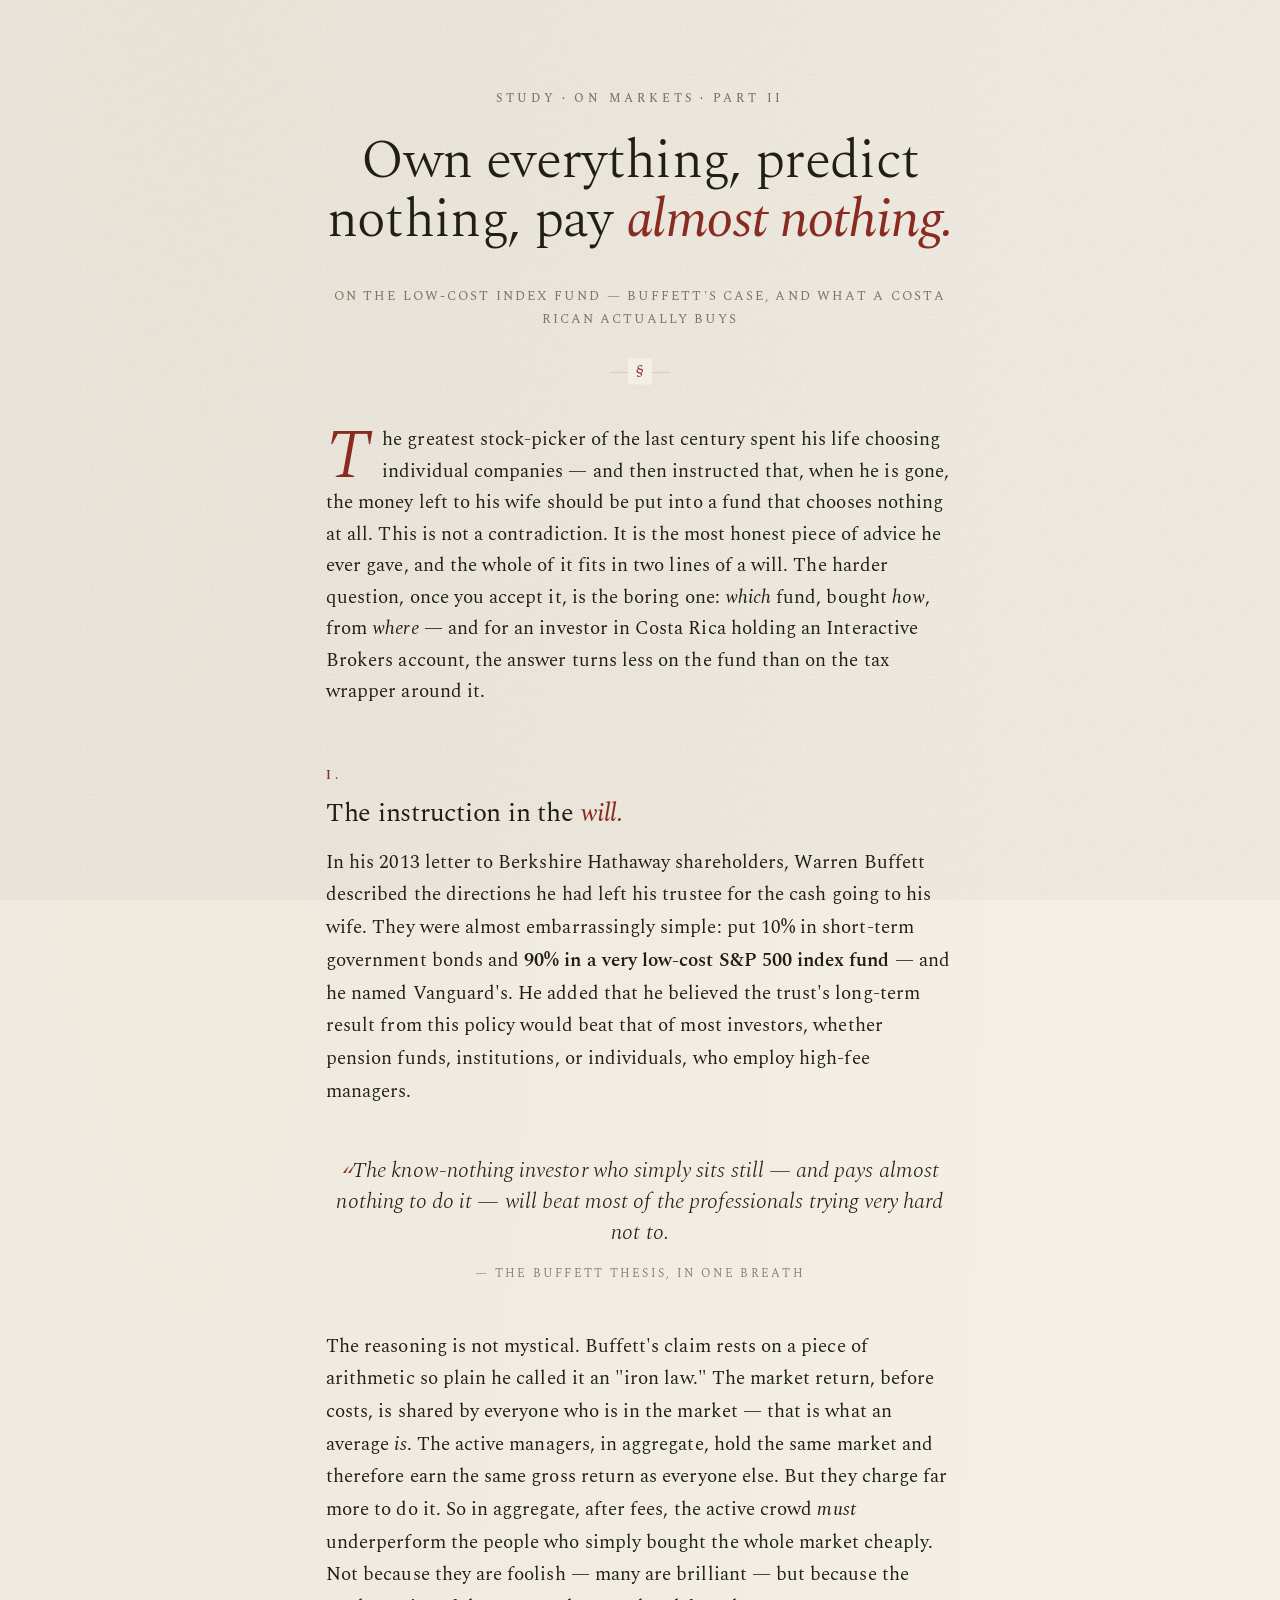
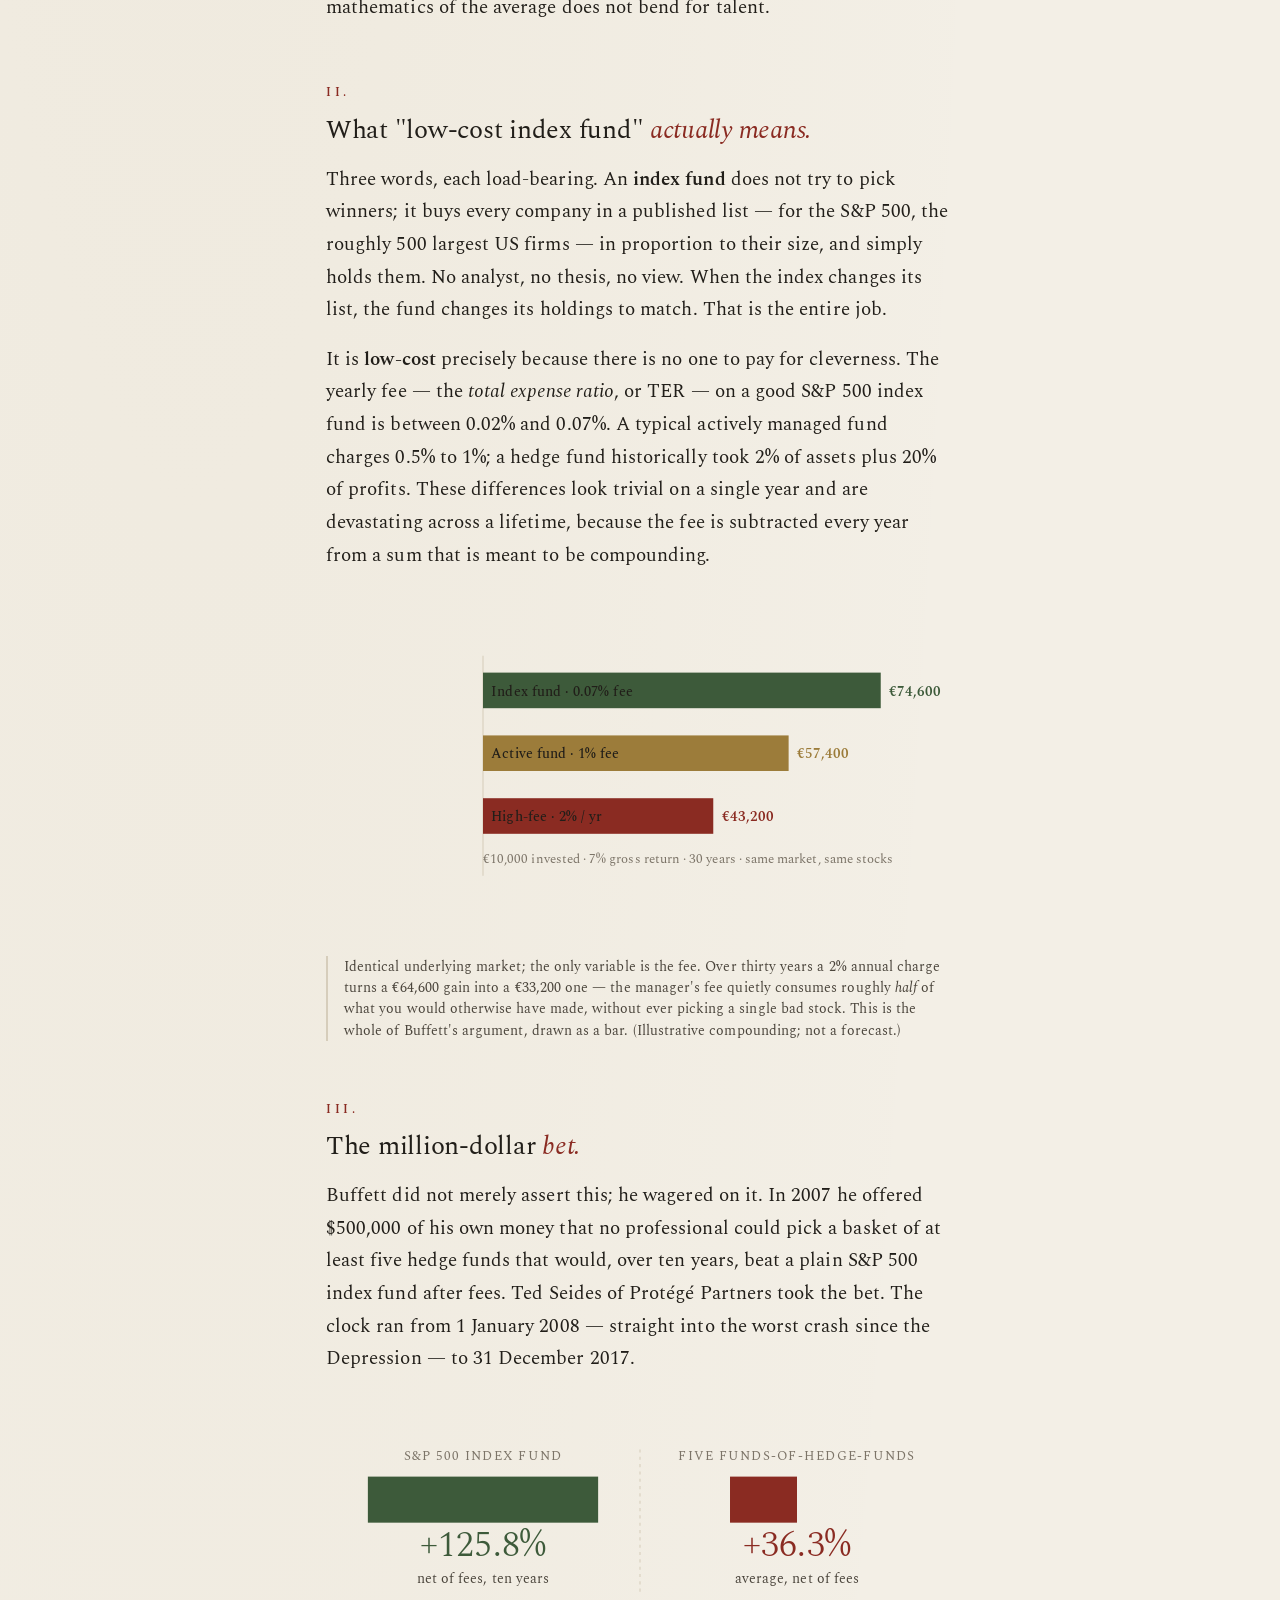
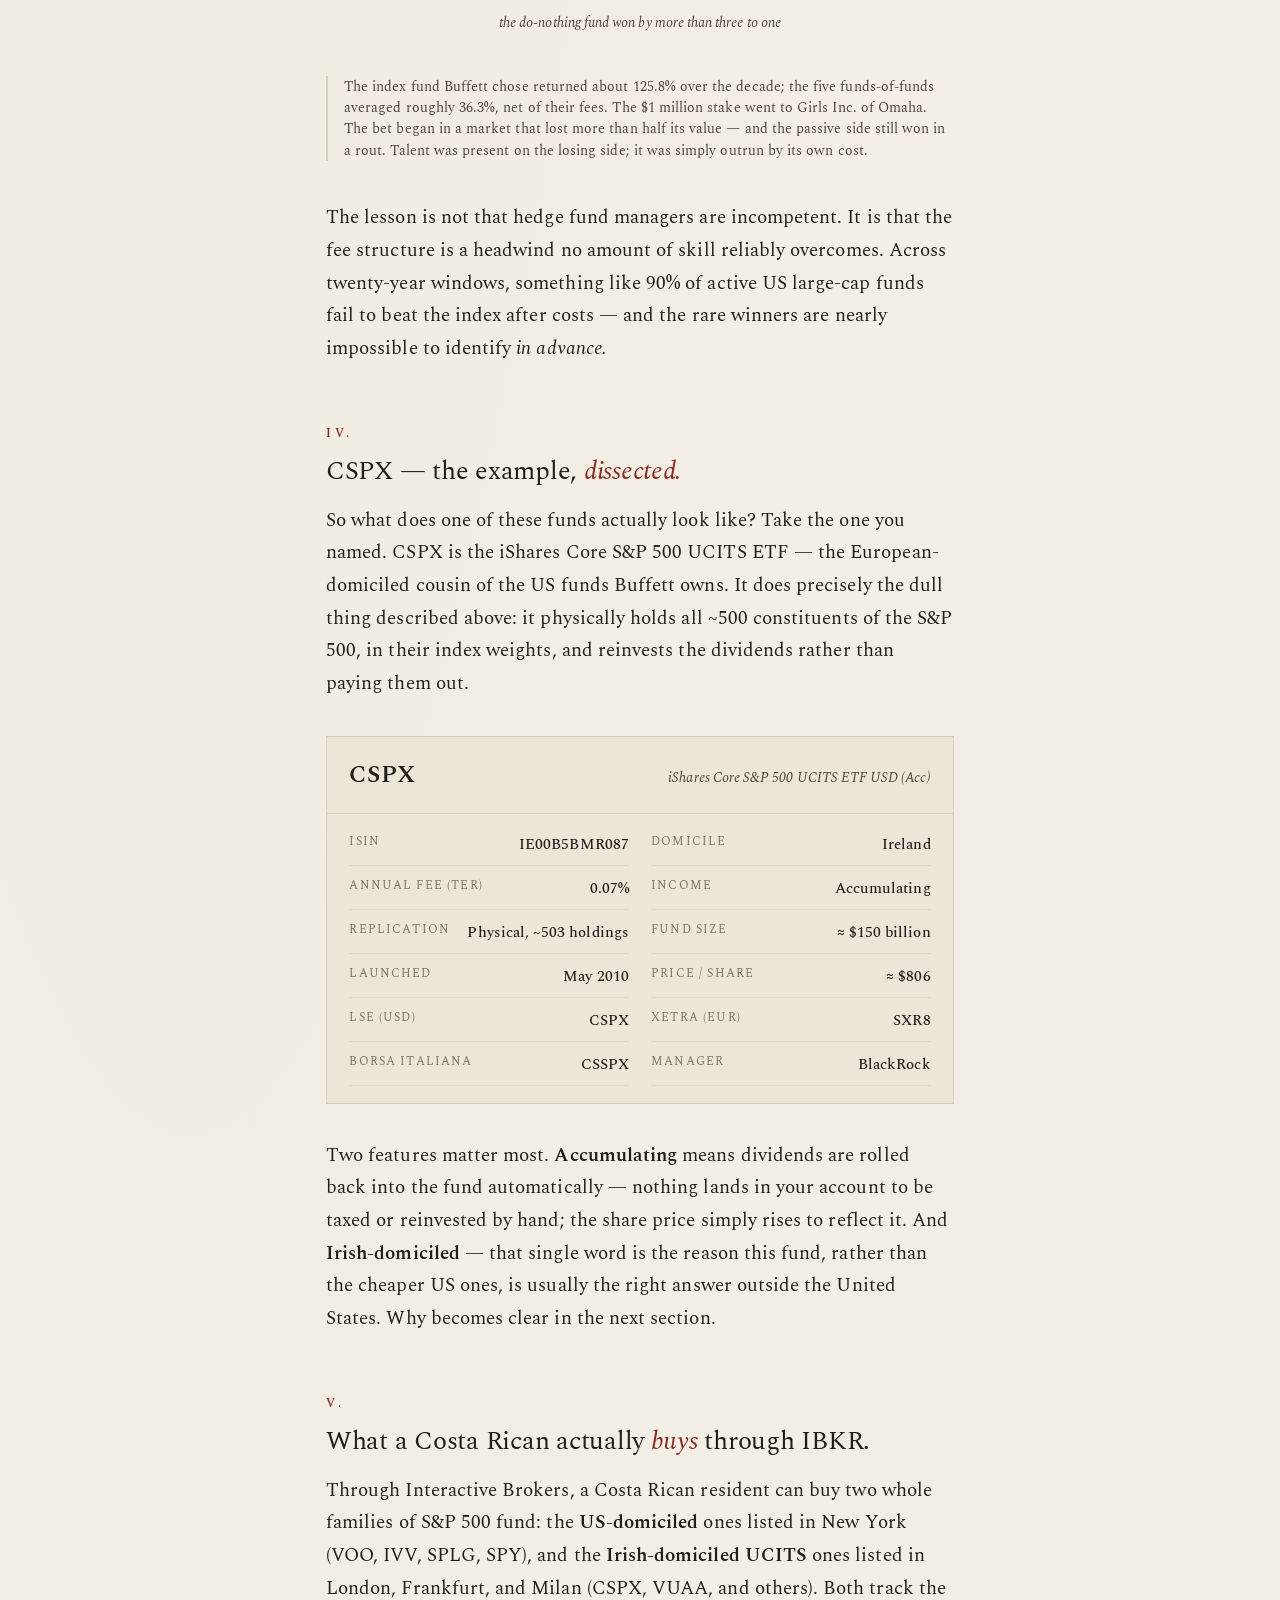
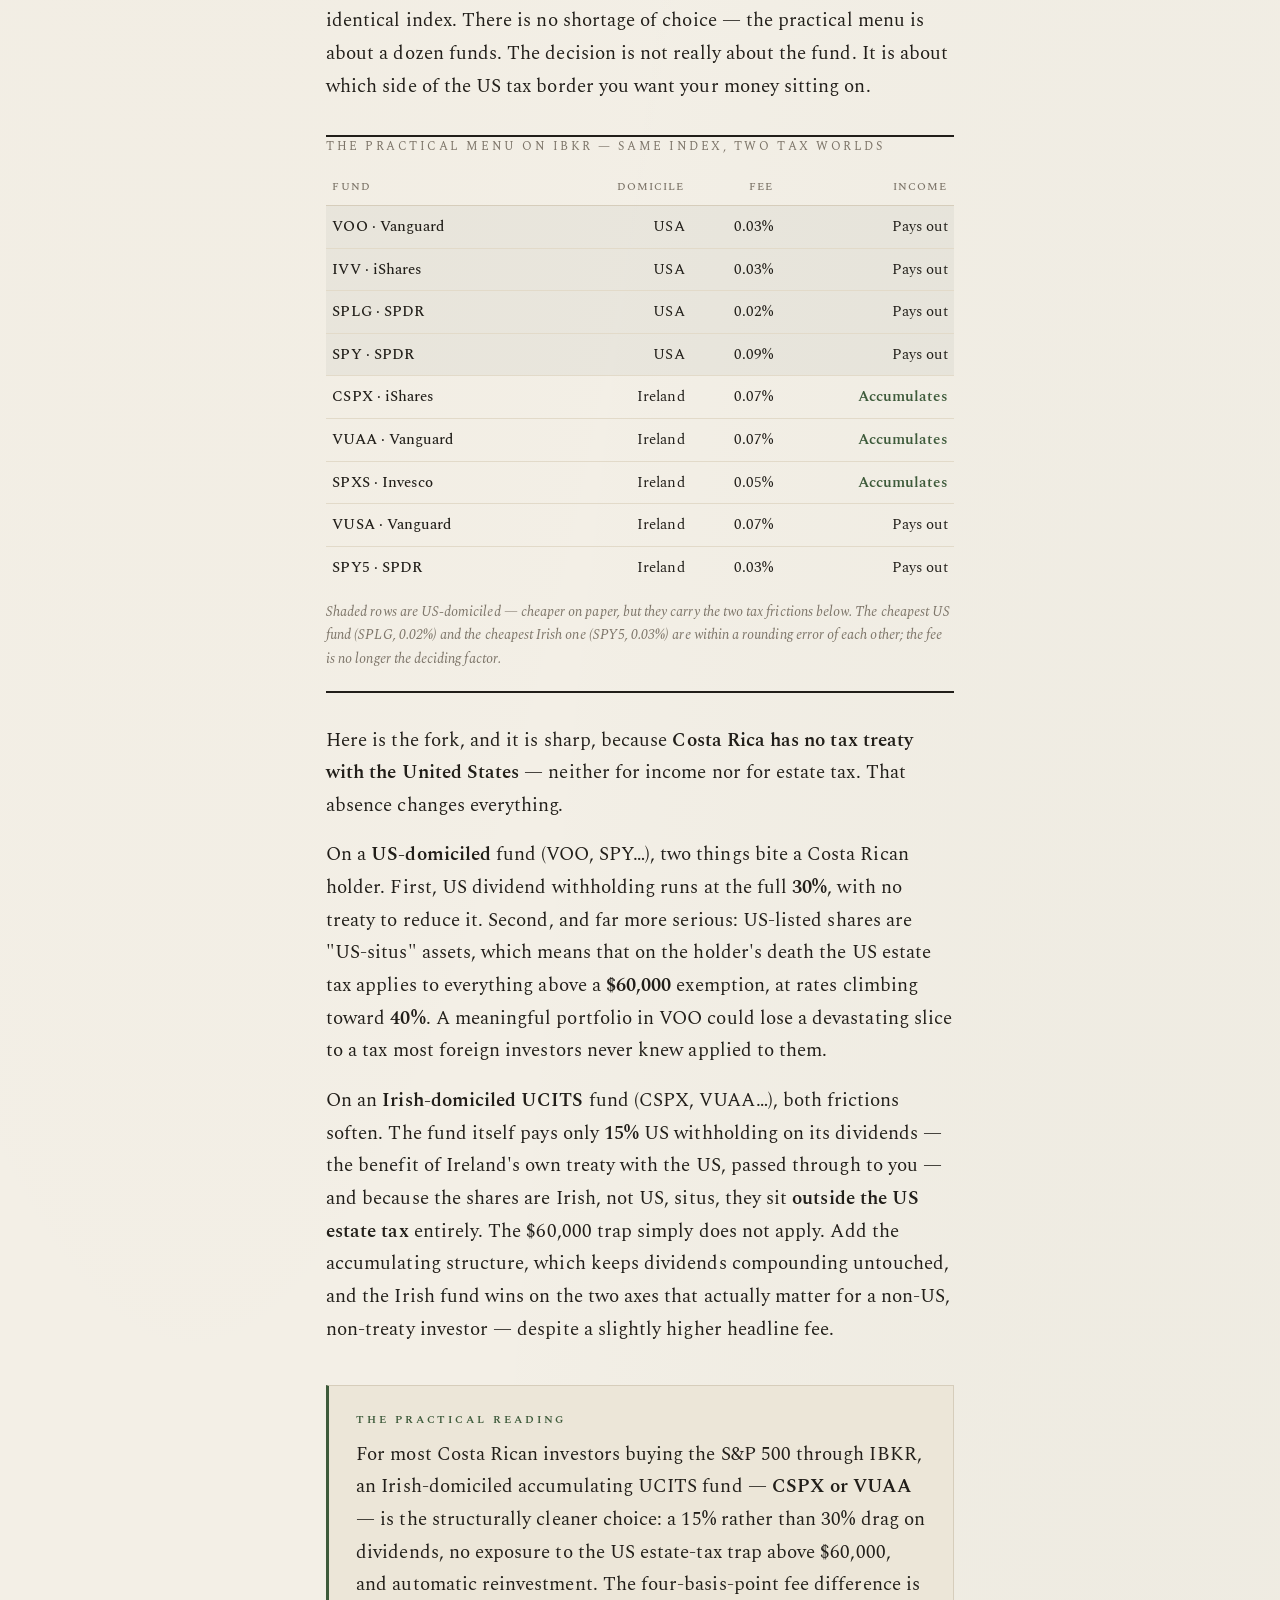
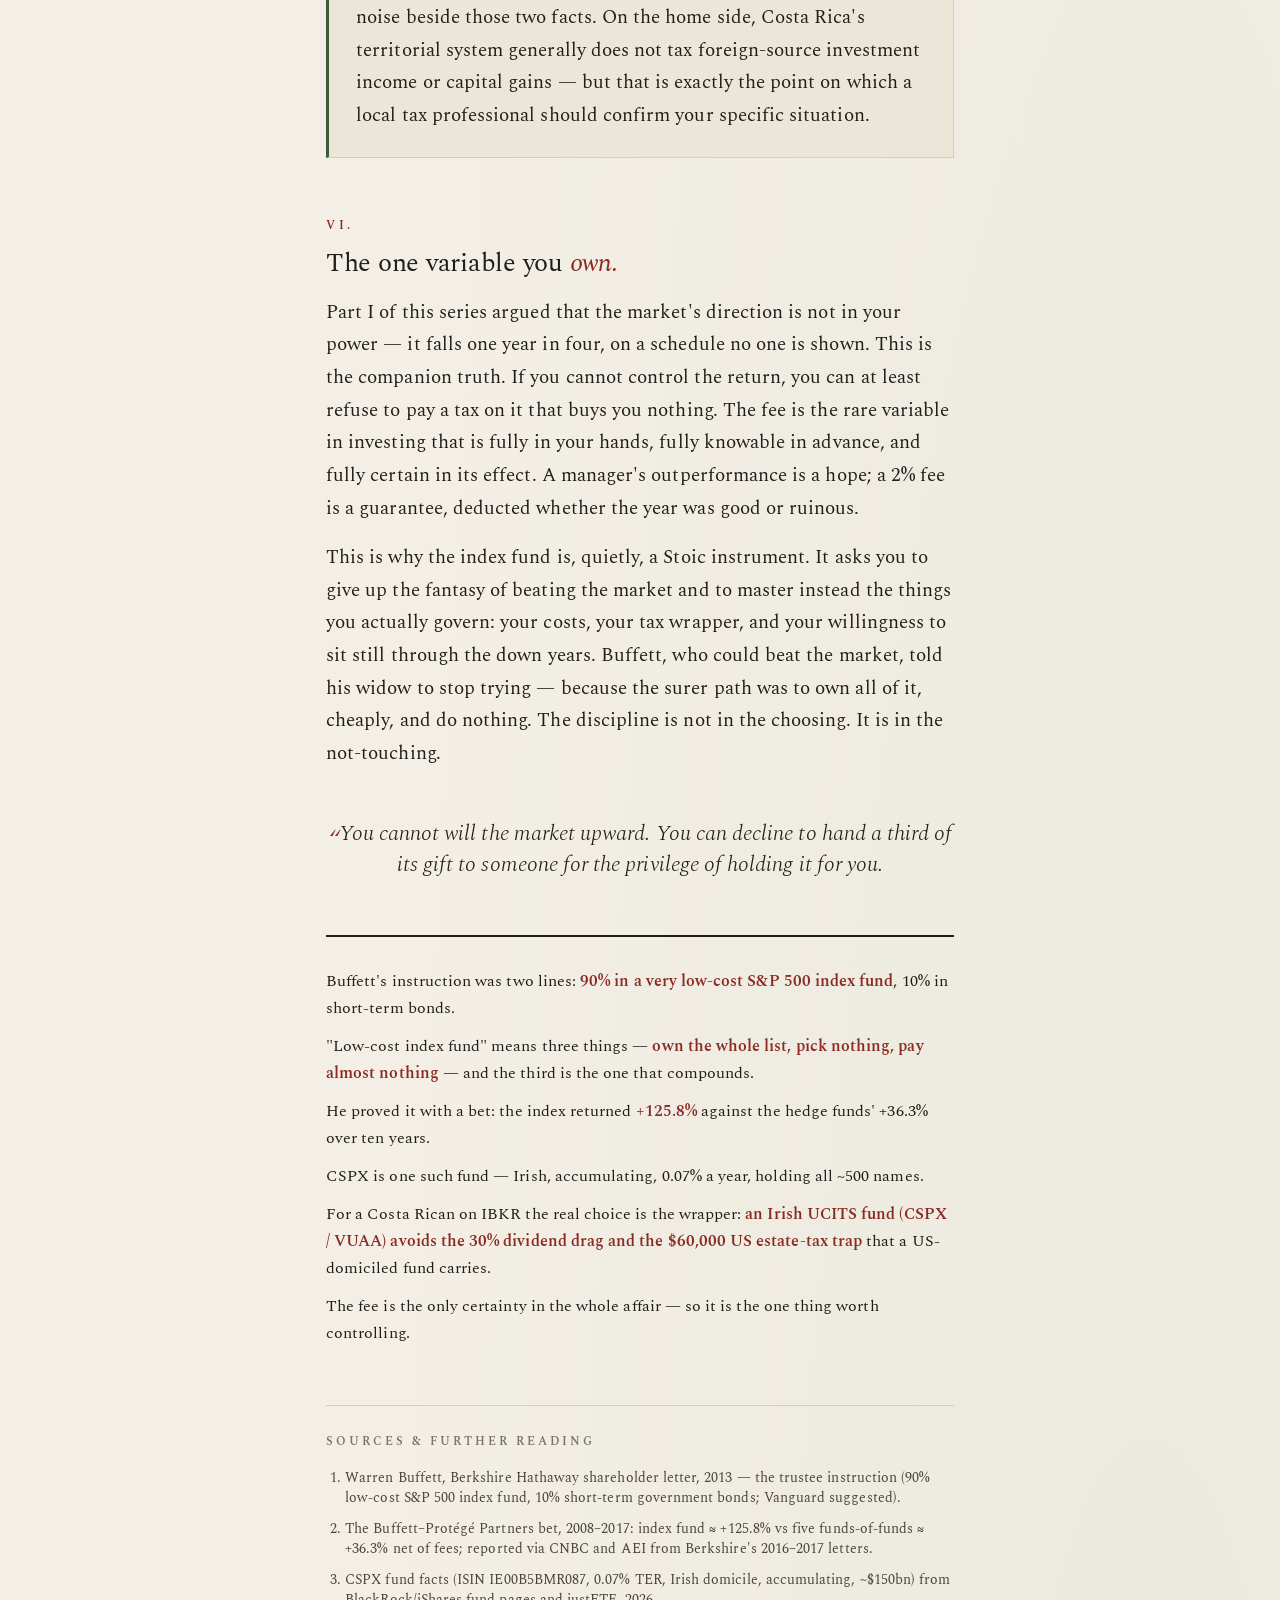
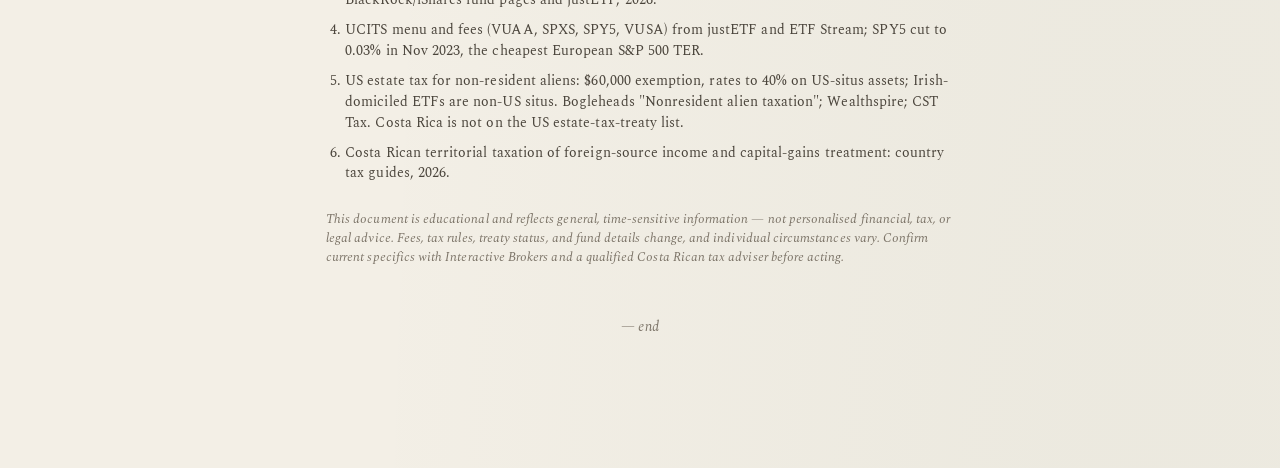
<file: studies/indexes/snp500/own-everything-predict-nothing.html>
<!DOCTYPE html>
<html lang="en">
<head>
<meta charset="UTF-8">
<meta name="viewport" content="width=device-width,initial-scale=1">
<title>Own Everything, Predict Nothing</title>
<link rel="preconnect" href="https://fonts.googleapis.com">
<link rel="preconnect" href="https://fonts.gstatic.com" crossorigin>
<link href="https://fonts.googleapis.com/css2?family=Spectral:ital,wght@0,300;0,400;0,500;0,600;0,700;1,300;1,400;1,500;1,600&display=swap" rel="stylesheet">
<style>
  :root{
    --paper:#f3efe6;
    --paper-2:#ece6d8;
    --ink:#211e19;
    --ink-soft:#4a443b;
    --ink-faint:#7c7468;
    --rule:#d6cdbb;
    --rule-soft:#e2dac9;
    --accent:#8a2b22;       /* oxblood */
    --accent-soft:#b5453a;
    --gain:#3d5a3a;         /* laurel */
    --gold:#9c7c3a;
    --maxw:680px;
  }
  *{box-sizing:border-box}
  html{-webkit-text-size-adjust:100%}
  body{
    margin:0;
    background:
      radial-gradient(ellipse at 15% -10%, rgba(156,124,58,0.06), transparent 55%),
      radial-gradient(ellipse at 90% 120%, rgba(61,90,58,0.05), transparent 50%),
      var(--paper);
    color:var(--ink);
    font-family:'Spectral',Georgia,serif;
    font-weight:400;font-size:19px;line-height:1.72;letter-spacing:0.003em;
    text-rendering:optimizeLegibility;-webkit-font-smoothing:antialiased;
  }
  body::before{
    content:"";position:fixed;inset:0;pointer-events:none;z-index:0;opacity:0.4;
    background-image:url("data:image/svg+xml,%3Csvg xmlns='http://www.w3.org/2000/svg' width='120' height='120'%3E%3Cfilter id='n'%3E%3CfeTurbulence type='fractalNoise' baseFrequency='0.85' numOctaves='2' stitchTiles='stitch'/%3E%3CfeColorMatrix type='saturate' values='0'/%3E%3C/filter%3E%3Crect width='120' height='120' filter='url(%23n)' opacity='0.5'/%3E%3C/svg%3E");
    mix-blend-mode:multiply;
  }
  .wrap{position:relative;z-index:1;max-width:var(--maxw);margin:0 auto;padding:0 26px 8rem}

  header.top{padding:5.5rem 0 0;text-align:center}
  .kicker{font-size:0.74rem;letter-spacing:0.32em;text-transform:uppercase;color:var(--ink-faint);font-weight:500}
  .kicker .dot{color:var(--accent);padding:0 0.45em}
  h1{font-weight:300;font-size:clamp(2.2rem,6.6vw,3.4rem);line-height:1.08;letter-spacing:-0.012em;margin:1.5rem 0 0}
  h1 em{font-style:italic;color:var(--accent);font-weight:400}
  .byline{margin-top:2.2rem;font-size:0.82rem;letter-spacing:0.16em;text-transform:uppercase;color:var(--ink-faint)}
  .rule-orn{width:60px;height:1px;background:var(--rule);margin:2.6rem auto 0;position:relative}
  .rule-orn::after{content:"§";position:absolute;left:50%;top:50%;transform:translate(-50%,-52%);background:var(--paper);padding:0 0.5rem;color:var(--accent);font-size:0.95rem}

  .lede{margin-top:3.2rem;font-size:1.16rem;line-height:1.7}
  .lede::first-letter{float:left;font-size:4.4rem;line-height:0.78;font-weight:300;padding:0.32rem 0.7rem 0 0;color:var(--accent);font-style:italic}

  section{margin-top:3.6rem}
  .num{font-size:0.78rem;letter-spacing:0.3em;color:var(--accent);font-weight:600;display:block;margin-bottom:0.7rem}
  h2{font-weight:400;font-size:1.62rem;line-height:1.2;letter-spacing:-0.01em;margin:0 0 1.1rem}
  h2 em{font-style:italic;color:var(--accent)}
  p{margin:0 0 1.25rem}
  p+p{margin-top:-0.2rem}
  strong{font-weight:600}
  em{font-style:italic}
  a{color:var(--accent);text-decoration:none;border-bottom:1px solid var(--rule)}
  a:hover{border-color:var(--accent)}

  .ledger{margin:2rem 0;border-top:2px solid var(--ink);border-bottom:2px solid var(--ink);font-variant-numeric:tabular-nums}
  .ledger table{width:100%;border-collapse:collapse;font-size:0.93rem}
  .ledger caption{caption-side:top;text-align:left;font-size:0.72rem;letter-spacing:0.22em;text-transform:uppercase;color:var(--ink-faint);padding:0 0 0.7rem}
  .ledger th{text-align:right;font-weight:500;font-size:0.7rem;letter-spacing:0.1em;text-transform:uppercase;color:var(--ink-faint);padding:0.55rem 0.4rem;border-bottom:1px solid var(--rule)}
  .ledger th:first-child{text-align:left}
  .ledger td{padding:0.5rem 0.4rem;text-align:right;border-bottom:1px solid var(--rule-soft);vertical-align:top}
  .ledger td:first-child{text-align:left;font-weight:500}
  .ledger tr:last-child td{border-bottom:none}
  .ledger .good{color:var(--gain);font-weight:600}
  .ledger .warn{color:var(--accent);font-weight:600}
  .ledger tr.heavy td{background:rgba(61,90,58,0.05)}
  .tnote{font-size:0.86rem;color:var(--ink-faint);margin-top:0.7rem;font-style:italic}

  figure{margin:2.6rem 0;text-align:center}
  figure svg{max-width:100%;height:auto}
  figcaption{font-size:0.86rem;color:var(--ink-soft);line-height:1.55;margin-top:1rem;text-align:left;border-left:2px solid var(--rule);padding-left:1rem}

  .callout{margin:2.4rem 0;padding:1.5rem 1.7rem;background:var(--paper-2);border:1px solid var(--rule);border-left:3px solid var(--accent)}
  .callout .lbl{font-size:0.7rem;letter-spacing:0.26em;text-transform:uppercase;color:var(--accent);font-weight:600;display:block;margin-bottom:0.6rem}
  .callout p:last-child{margin-bottom:0}
  .callout.green{border-left-color:var(--gain)}
  .callout.green .lbl{color:var(--gain)}

  /* spec sheet for CSPX */
  .spec{margin:2.2rem 0;border:1px solid var(--rule);background:var(--paper-2)}
  .spec .head{padding:1.1rem 1.4rem;border-bottom:1px solid var(--rule);display:flex;justify-content:space-between;align-items:baseline;gap:1rem;flex-wrap:wrap}
  .spec .tick{font-size:1.5rem;font-weight:600;letter-spacing:0.04em}
  .spec .full{font-size:0.86rem;color:var(--ink-soft);font-style:italic}
  .spec dl{margin:0;padding:0.6rem 1.4rem 1.1rem;display:grid;grid-template-columns:1fr 1fr;gap:0.1rem 1.4rem}
  .spec .row{display:flex;justify-content:space-between;gap:0.6rem;padding:0.5rem 0;border-bottom:1px solid var(--rule-soft);font-size:0.92rem}
  .spec dt{color:var(--ink-faint);font-size:0.72rem;letter-spacing:0.1em;text-transform:uppercase}
  .spec dd{margin:0;font-weight:500;text-align:right;font-variant-numeric:tabular-nums}

  blockquote{margin:3rem 0;padding:0;border:none;text-align:center;font-size:1.36rem;font-weight:300;font-style:italic;line-height:1.42;color:var(--ink)}
  blockquote .who{display:block;margin-top:1rem;font-size:0.78rem;font-style:normal;letter-spacing:0.18em;text-transform:uppercase;color:var(--ink-faint)}
  blockquote::before{content:"“";color:var(--accent);font-size:1.3em;line-height:0;vertical-align:-0.35em}

  .coda{margin:3.4rem 0 0;padding:2rem 0 0;border-top:2px solid var(--ink)}
  .coda p{font-size:1.02rem;line-height:1.65;margin-bottom:0.9rem}
  .coda p strong{color:var(--accent)}

  .refs{margin-top:3.6rem;border-top:1px solid var(--rule);padding-top:1.6rem}
  .refs h4{font-size:0.72rem;letter-spacing:0.26em;text-transform:uppercase;color:var(--ink-faint);font-weight:600;margin:0 0 1rem}
  .refs ol{margin:0;padding-left:1.2rem;font-size:0.86rem;line-height:1.5;color:var(--ink-soft)}
  .refs li{margin-bottom:0.6rem}
  .disclaimer{margin-top:1.6rem;font-size:0.8rem;font-style:italic;color:var(--ink-faint);line-height:1.5}
  .end{text-align:center;margin-top:3rem;color:var(--ink-faint);font-style:italic;font-size:0.9rem}

  @media (max-width:560px){
    body{font-size:18px}
    .spec dl{grid-template-columns:1fr}
    .ledger table{font-size:0.84rem}
    .ledger th,.ledger td{padding:0.45rem 0.25rem}
  }
</style>
</head>
<body>
<div class="wrap">

  <header class="top">
    <div class="kicker">Study<span class="dot">·</span>on markets<span class="dot">·</span>part II</div>
    <h1>Own everything, predict nothing, pay <em>almost nothing.</em></h1>
    <div class="byline">On the low-cost index fund — Buffett's case, and what a Costa Rican actually buys</div>
    <div class="rule-orn"></div>
  </header>

  <p class="lede">The greatest stock-picker of the last century spent his life choosing individual companies — and then instructed that, when he is gone, the money left to his wife should be put into a fund that chooses nothing at all. This is not a contradiction. It is the most honest piece of advice he ever gave, and the whole of it fits in two lines of a will. The harder question, once you accept it, is the boring one: <em>which</em> fund, bought <em>how</em>, from <em>where</em> — and for an investor in Costa Rica holding an Interactive Brokers account, the answer turns less on the fund than on the tax wrapper around it.</p>

  <section>
    <span class="num">I.</span>
    <h2>The instruction in the <em>will.</em></h2>
    <p>In his 2013 letter to Berkshire Hathaway shareholders, Warren Buffett described the directions he had left his trustee for the cash going to his wife. They were almost embarrassingly simple: put 10% in short-term government bonds and <strong>90% in a very low-cost S&amp;P 500 index fund</strong> — and he named Vanguard's. He added that he believed the trust's long-term result from this policy would beat that of most investors, whether pension funds, institutions, or individuals, who employ high-fee managers.</p>

    <blockquote>The know-nothing investor who simply sits still — and pays almost nothing to do it — will beat most of the professionals trying very hard not to.<span class="who">— the Buffett thesis, in one breath</span></blockquote>

    <p>The reasoning is not mystical. Buffett's claim rests on a piece of arithmetic so plain he called it an "iron law." The market return, before costs, is shared by everyone who is in the market — that is what an average <em>is</em>. The active managers, in aggregate, hold the same market and therefore earn the same gross return as everyone else. But they charge far more to do it. So in aggregate, after fees, the active crowd <em>must</em> underperform the people who simply bought the whole market cheaply. Not because they are foolish — many are brilliant — but because the mathematics of the average does not bend for talent.</p>
  </section>

  <section>
    <span class="num">II.</span>
    <h2>What "low-cost index fund" <em>actually means.</em></h2>
    <p>Three words, each load-bearing. An <strong>index fund</strong> does not try to pick winners; it buys every company in a published list — for the S&amp;P 500, the roughly 500 largest US firms — in proportion to their size, and simply holds them. No analyst, no thesis, no view. When the index changes its list, the fund changes its holdings to match. That is the entire job.</p>
    <p>It is <strong>low-cost</strong> precisely because there is no one to pay for cleverness. The yearly fee — the <em>total expense ratio</em>, or TER — on a good S&amp;P 500 index fund is between 0.02% and 0.07%. A typical actively managed fund charges 0.5% to 1%; a hedge fund historically took 2% of assets plus 20% of profits. These differences look trivial on a single year and are devastating across a lifetime, because the fee is subtracted every year from a sum that is meant to be compounding.</p>

    <figure>
      <svg viewBox="0 0 600 300" xmlns="http://www.w3.org/2000/svg" role="img" aria-label="The effect of fees on €10,000 compounded for 30 years">
        <defs><style>
          .ax{font-family:'Spectral',serif;font-size:12px;fill:#7c7468}
          .vlbl{font-family:'Spectral',serif;font-size:13px;font-weight:600}
          .flbl{font-family:'Spectral',serif;font-size:13px;font-weight:500;fill:#211e19}
        </style></defs>
        <line x1="150" y1="40" x2="150" y2="250" stroke="#d6cdbb"/>
        <!-- index 0.07% -> 74,600 -->
        <rect x="150" y="56" width="380" height="34" fill="#3d5a3a"/>
        <text x="158" y="78" class="flbl" fill="#f3efe6">Index fund · 0.07% fee</text>
        <text x="538" y="78" class="vlbl" fill="#3d5a3a">€74,600</text>
        <!-- active 1% -> 57,400 -->
        <rect x="150" y="116" width="292" height="34" fill="#9c7c3a"/>
        <text x="158" y="138" class="flbl" fill="#f3efe6">Active fund · 1% fee</text>
        <text x="450" y="138" class="vlbl" fill="#9c7c3a">€57,400</text>
        <!-- hedge 2% -> 43,200 -->
        <rect x="150" y="176" width="220" height="34" fill="#8a2b22"/>
        <text x="158" y="198" class="flbl" fill="#f3efe6">High-fee · 2% / yr</text>
        <text x="378" y="198" class="vlbl" fill="#8a2b22">€43,200</text>
        <text x="150" y="238" class="ax">€10,000 invested · 7% gross return · 30 years · same market, same stocks</text>
      </svg>
      <figcaption>Identical underlying market; the only variable is the fee. Over thirty years a 2% annual charge turns a €64,600 gain into a €33,200 one — the manager's fee quietly consumes roughly <em>half</em> of what you would otherwise have made, without ever picking a single bad stock. This is the whole of Buffett's argument, drawn as a bar. (Illustrative compounding; not a forecast.)</figcaption>
    </figure>
  </section>

  <section>
    <span class="num">III.</span>
    <h2>The million-dollar <em>bet.</em></h2>
    <p>Buffett did not merely assert this; he wagered on it. In 2007 he offered $500,000 of his own money that no professional could pick a basket of at least five hedge funds that would, over ten years, beat a plain S&amp;P 500 index fund after fees. Ted Seides of Protégé Partners took the bet. The clock ran from 1 January 2008 — straight into the worst crash since the Depression — to 31 December 2017.</p>

    <figure>
      <svg viewBox="0 0 600 220" xmlns="http://www.w3.org/2000/svg" role="img" aria-label="The 2008 to 2017 bet outcome">
        <defs><style>
          .t{font-family:'Spectral',serif}
          .big{font-size:34px;font-weight:300}
          .cap{font-size:13px;fill:#4a443b}
          .sub{font-size:12px;fill:#7c7468;letter-spacing:0.1em;text-transform:uppercase}
        </style></defs>
        <text x="150" y="40" text-anchor="middle" class="t sub">S&amp;P 500 index fund</text>
        <rect x="40" y="56" width="220" height="44" fill="#3d5a3a"/>
        <text x="150" y="132" text-anchor="middle" class="t big" fill="#3d5a3a">+125.8%</text>
        <text x="150" y="158" text-anchor="middle" class="t cap">net of fees, ten years</text>

        <text x="450" y="40" text-anchor="middle" class="t sub">Five funds-of-hedge-funds</text>
        <rect x="386" y="56" width="64" height="44" fill="#8a2b22"/>
        <text x="450" y="132" text-anchor="middle" class="t big" fill="#8a2b22">+36.3%</text>
        <text x="450" y="158" text-anchor="middle" class="t cap">average, net of fees</text>

        <line x1="300" y1="30" x2="300" y2="170" stroke="#d6cdbb" stroke-dasharray="3 4"/>
        <text x="300" y="200" text-anchor="middle" class="t cap" font-style="italic">the do-nothing fund won by more than three to one</text>
      </svg>
      <figcaption>The index fund Buffett chose returned about 125.8% over the decade; the five funds-of-funds averaged roughly 36.3%, net of their fees. The $1 million stake went to Girls Inc. of Omaha. The bet began in a market that lost more than half its value — and the passive side still won in a rout. Talent was present on the losing side; it was simply outrun by its own cost.</figcaption>
    </figure>
    <p>The lesson is not that hedge fund managers are incompetent. It is that the fee structure is a headwind no amount of skill reliably overcomes. Across twenty-year windows, something like 90% of active US large-cap funds fail to beat the index after costs — and the rare winners are nearly impossible to identify <em>in advance.</em></p>
  </section>

  <section>
    <span class="num">IV.</span>
    <h2>CSPX — the example, <em>dissected.</em></h2>
    <p>So what does one of these funds actually look like? Take the one you named. CSPX is the iShares Core S&amp;P 500 UCITS ETF — the European-domiciled cousin of the US funds Buffett owns. It does precisely the dull thing described above: it physically holds all ~500 constituents of the S&amp;P 500, in their index weights, and reinvests the dividends rather than paying them out.</p>

    <div class="spec">
      <div class="head">
        <span class="tick">CSPX</span>
        <span class="full">iShares Core S&amp;P 500 UCITS ETF USD (Acc)</span>
      </div>
      <dl>
        <div class="row"><dt>ISIN</dt><dd>IE00B5BMR087</dd></div>
        <div class="row"><dt>Domicile</dt><dd>Ireland</dd></div>
        <div class="row"><dt>Annual fee (TER)</dt><dd>0.07%</dd></div>
        <div class="row"><dt>Income</dt><dd>Accumulating</dd></div>
        <div class="row"><dt>Replication</dt><dd>Physical, ~503 holdings</dd></div>
        <div class="row"><dt>Fund size</dt><dd>≈ $150 billion</dd></div>
        <div class="row"><dt>Launched</dt><dd>May 2010</dd></div>
        <div class="row"><dt>Price / share</dt><dd>≈ $806</dd></div>
        <div class="row"><dt>LSE (USD)</dt><dd>CSPX</dd></div>
        <div class="row"><dt>Xetra (EUR)</dt><dd>SXR8</dd></div>
        <div class="row"><dt>Borsa Italiana</dt><dd>CSSPX</dd></div>
        <div class="row"><dt>Manager</dt><dd>BlackRock</dd></div>
      </dl>
    </div>

    <p>Two features matter most. <strong>Accumulating</strong> means dividends are rolled back into the fund automatically — nothing lands in your account to be taxed or reinvested by hand; the share price simply rises to reflect it. And <strong>Irish-domiciled</strong> — that single word is the reason this fund, rather than the cheaper US ones, is usually the right answer outside the United States. Why becomes clear in the next section.</p>
  </section>

  <section>
    <span class="num">V.</span>
    <h2>What a Costa Rican actually <em>buys</em> through IBKR.</h2>
    <p>Through Interactive Brokers, a Costa Rican resident can buy two whole families of S&amp;P 500 fund: the <strong>US-domiciled</strong> ones listed in New York (VOO, IVV, SPLG, SPY), and the <strong>Irish-domiciled UCITS</strong> ones listed in London, Frankfurt, and Milan (CSPX, VUAA, and others). Both track the identical index. There is no shortage of choice — the practical menu is about a dozen funds. The decision is not really about the fund. It is about which side of the US tax border you want your money sitting on.</p>

    <div class="ledger">
      <table>
        <caption>The practical menu on IBKR — same index, two tax worlds</caption>
        <thead>
          <tr><th>Fund</th><th>Domicile</th><th>Fee</th><th>Income</th></tr>
        </thead>
        <tbody>
          <tr class="heavy"><td>VOO · Vanguard</td><td>USA</td><td>0.03%</td><td>Pays out</td></tr>
          <tr class="heavy"><td>IVV · iShares</td><td>USA</td><td>0.03%</td><td>Pays out</td></tr>
          <tr class="heavy"><td>SPLG · SPDR</td><td>USA</td><td>0.02%</td><td>Pays out</td></tr>
          <tr class="heavy"><td>SPY · SPDR</td><td>USA</td><td>0.09%</td><td>Pays out</td></tr>
          <tr><td>CSPX · iShares</td><td>Ireland</td><td>0.07%</td><td class="good">Accumulates</td></tr>
          <tr><td>VUAA · Vanguard</td><td>Ireland</td><td>0.07%</td><td class="good">Accumulates</td></tr>
          <tr><td>SPXS · Invesco</td><td>Ireland</td><td>0.05%</td><td class="good">Accumulates</td></tr>
          <tr><td>VUSA · Vanguard</td><td>Ireland</td><td>0.07%</td><td>Pays out</td></tr>
          <tr><td>SPY5 · SPDR</td><td>Ireland</td><td>0.03%</td><td>Pays out</td></tr>
        </tbody>
      </table>
      <p class="tnote">Shaded rows are US-domiciled — cheaper on paper, but they carry the two tax frictions below. The cheapest US fund (SPLG, 0.02%) and the cheapest Irish one (SPY5, 0.03%) are within a rounding error of each other; the fee is no longer the deciding factor.</p>
    </div>

    <p>Here is the fork, and it is sharp, because <strong>Costa Rica has no tax treaty with the United States</strong> — neither for income nor for estate tax. That absence changes everything.</p>

    <p>On a <strong>US-domiciled</strong> fund (VOO, SPY…), two things bite a Costa Rican holder. First, US dividend withholding runs at the full <strong>30%</strong>, with no treaty to reduce it. Second, and far more serious: US-listed shares are "US-situs" assets, which means that on the holder's death the US estate tax applies to everything above a <strong>$60,000</strong> exemption, at rates climbing toward <strong>40%</strong>. A meaningful portfolio in VOO could lose a devastating slice to a tax most foreign investors never knew applied to them.</p>

    <p>On an <strong>Irish-domiciled UCITS</strong> fund (CSPX, VUAA…), both frictions soften. The fund itself pays only <strong>15%</strong> US withholding on its dividends — the benefit of Ireland's own treaty with the US, passed through to you — and because the shares are Irish, not US, situs, they sit <strong>outside the US estate tax</strong> entirely. The $60,000 trap simply does not apply. Add the accumulating structure, which keeps dividends compounding untouched, and the Irish fund wins on the two axes that actually matter for a non-US, non-treaty investor — despite a slightly higher headline fee.</p>

    <div class="callout green">
      <span class="lbl">The practical reading</span>
      <p>For most Costa Rican investors buying the S&amp;P 500 through IBKR, an Irish-domiciled accumulating UCITS fund — <strong>CSPX or VUAA</strong> — is the structurally cleaner choice: a 15% rather than 30% drag on dividends, no exposure to the US estate-tax trap above $60,000, and automatic reinvestment. The four-basis-point fee difference is noise beside those two facts. On the home side, Costa Rica's territorial system generally does not tax foreign-source investment income or capital gains — but that is exactly the point on which a local tax professional should confirm your specific situation.</p>
    </div>
  </section>

  <section>
    <span class="num">VI.</span>
    <h2>The one variable you <em>own.</em></h2>
    <p>Part I of this series argued that the market's direction is not in your power — it falls one year in four, on a schedule no one is shown. This is the companion truth. If you cannot control the return, you can at least refuse to pay a tax on it that buys you nothing. The fee is the rare variable in investing that is fully in your hands, fully knowable in advance, and fully certain in its effect. A manager's outperformance is a hope; a 2% fee is a guarantee, deducted whether the year was good or ruinous.</p>
    <p>This is why the index fund is, quietly, a Stoic instrument. It asks you to give up the fantasy of beating the market and to master instead the things you actually govern: your costs, your tax wrapper, and your willingness to sit still through the down years. Buffett, who could beat the market, told his widow to stop trying — because the surer path was to own all of it, cheaply, and do nothing. The discipline is not in the choosing. It is in the not-touching.</p>

    <blockquote>You cannot will the market upward. You can decline to hand a third of its gift to someone for the privilege of holding it for you.</blockquote>
  </section>

  <div class="coda">
    <p>Buffett's instruction was two lines: <strong>90% in a very low-cost S&amp;P 500 index fund</strong>, 10% in short-term bonds.</p>
    <p>"Low-cost index fund" means three things — <strong>own the whole list, pick nothing, pay almost nothing</strong> — and the third is the one that compounds.</p>
    <p>He proved it with a bet: the index returned <strong>+125.8%</strong> against the hedge funds' +36.3% over ten years.</p>
    <p>CSPX is one such fund — Irish, accumulating, 0.07% a year, holding all ~500 names.</p>
    <p>For a Costa Rican on IBKR the real choice is the wrapper: <strong>an Irish UCITS fund (CSPX / VUAA) avoids the 30% dividend drag and the $60,000 US estate-tax trap</strong> that a US-domiciled fund carries.</p>
    <p>The fee is the only certainty in the whole affair — so it is the one thing worth controlling.</p>
  </div>

  <div class="refs">
    <h4>Sources &amp; further reading</h4>
    <ol>
      <li>Warren Buffett, Berkshire Hathaway shareholder letter, 2013 — the trustee instruction (90% low-cost S&amp;P 500 index fund, 10% short-term government bonds; Vanguard suggested).</li>
      <li>The Buffett–Protégé Partners bet, 2008–2017: index fund ≈ +125.8% vs five funds-of-funds ≈ +36.3% net of fees; reported via CNBC and AEI from Berkshire's 2016–2017 letters.</li>
      <li>CSPX fund facts (ISIN IE00B5BMR087, 0.07% TER, Irish domicile, accumulating, ~$150bn) from BlackRock/iShares fund pages and justETF, 2026.</li>
      <li>UCITS menu and fees (VUAA, SPXS, SPY5, VUSA) from justETF and ETF Stream; SPY5 cut to 0.03% in Nov 2023, the cheapest European S&amp;P 500 TER.</li>
      <li>US estate tax for non-resident aliens: $60,000 exemption, rates to 40% on US-situs assets; Irish-domiciled ETFs are non-US situs. Bogleheads "Nonresident alien taxation"; Wealthspire; CST Tax. Costa Rica is not on the US estate-tax-treaty list.</li>
      <li>Costa Rican territorial taxation of foreign-source income and capital-gains treatment: country tax guides, 2026.</li>
    </ol>
    <p class="disclaimer">This document is educational and reflects general, time-sensitive information — not personalised financial, tax, or legal advice. Fees, tax rules, treaty status, and fund details change, and individual circumstances vary. Confirm current specifics with Interactive Brokers and a qualified Costa Rican tax adviser before acting.</p>
  </div>

  <div class="end">— end</div>

</div>
</body>
</html>
</file>
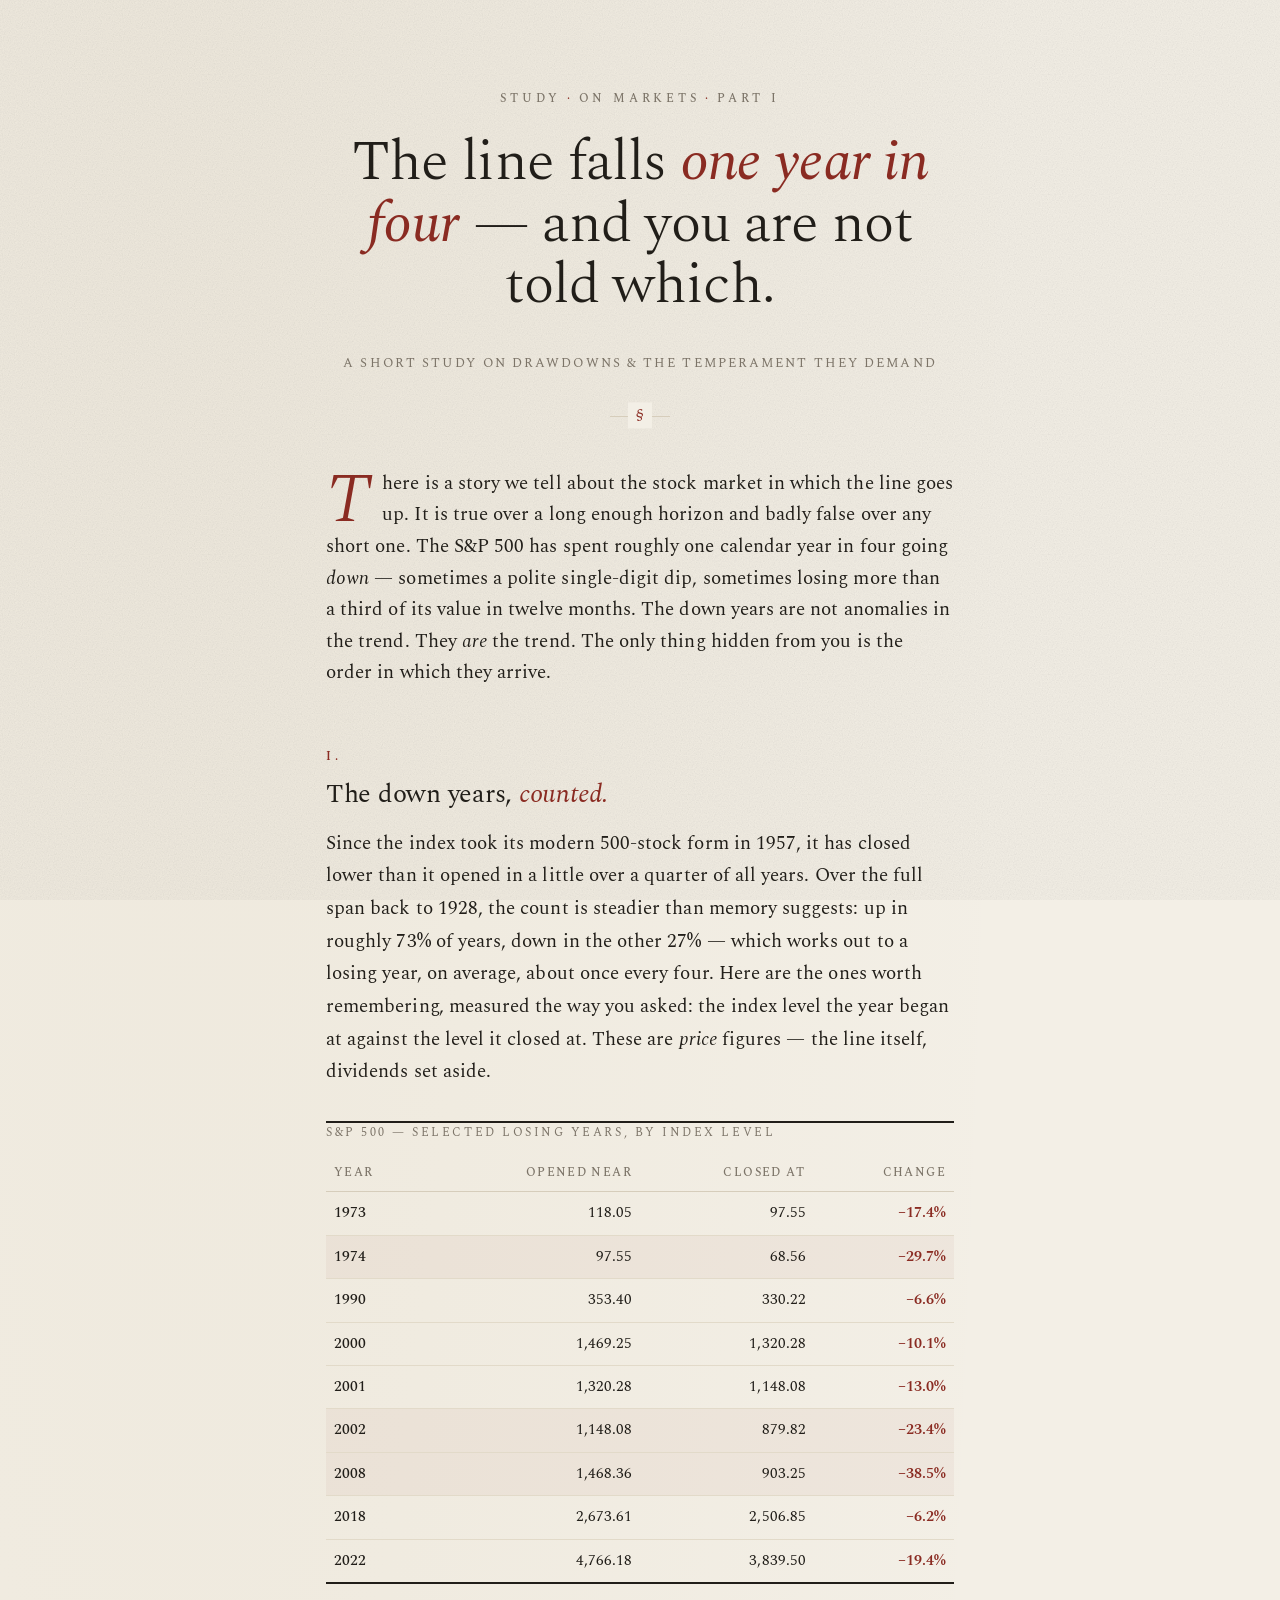
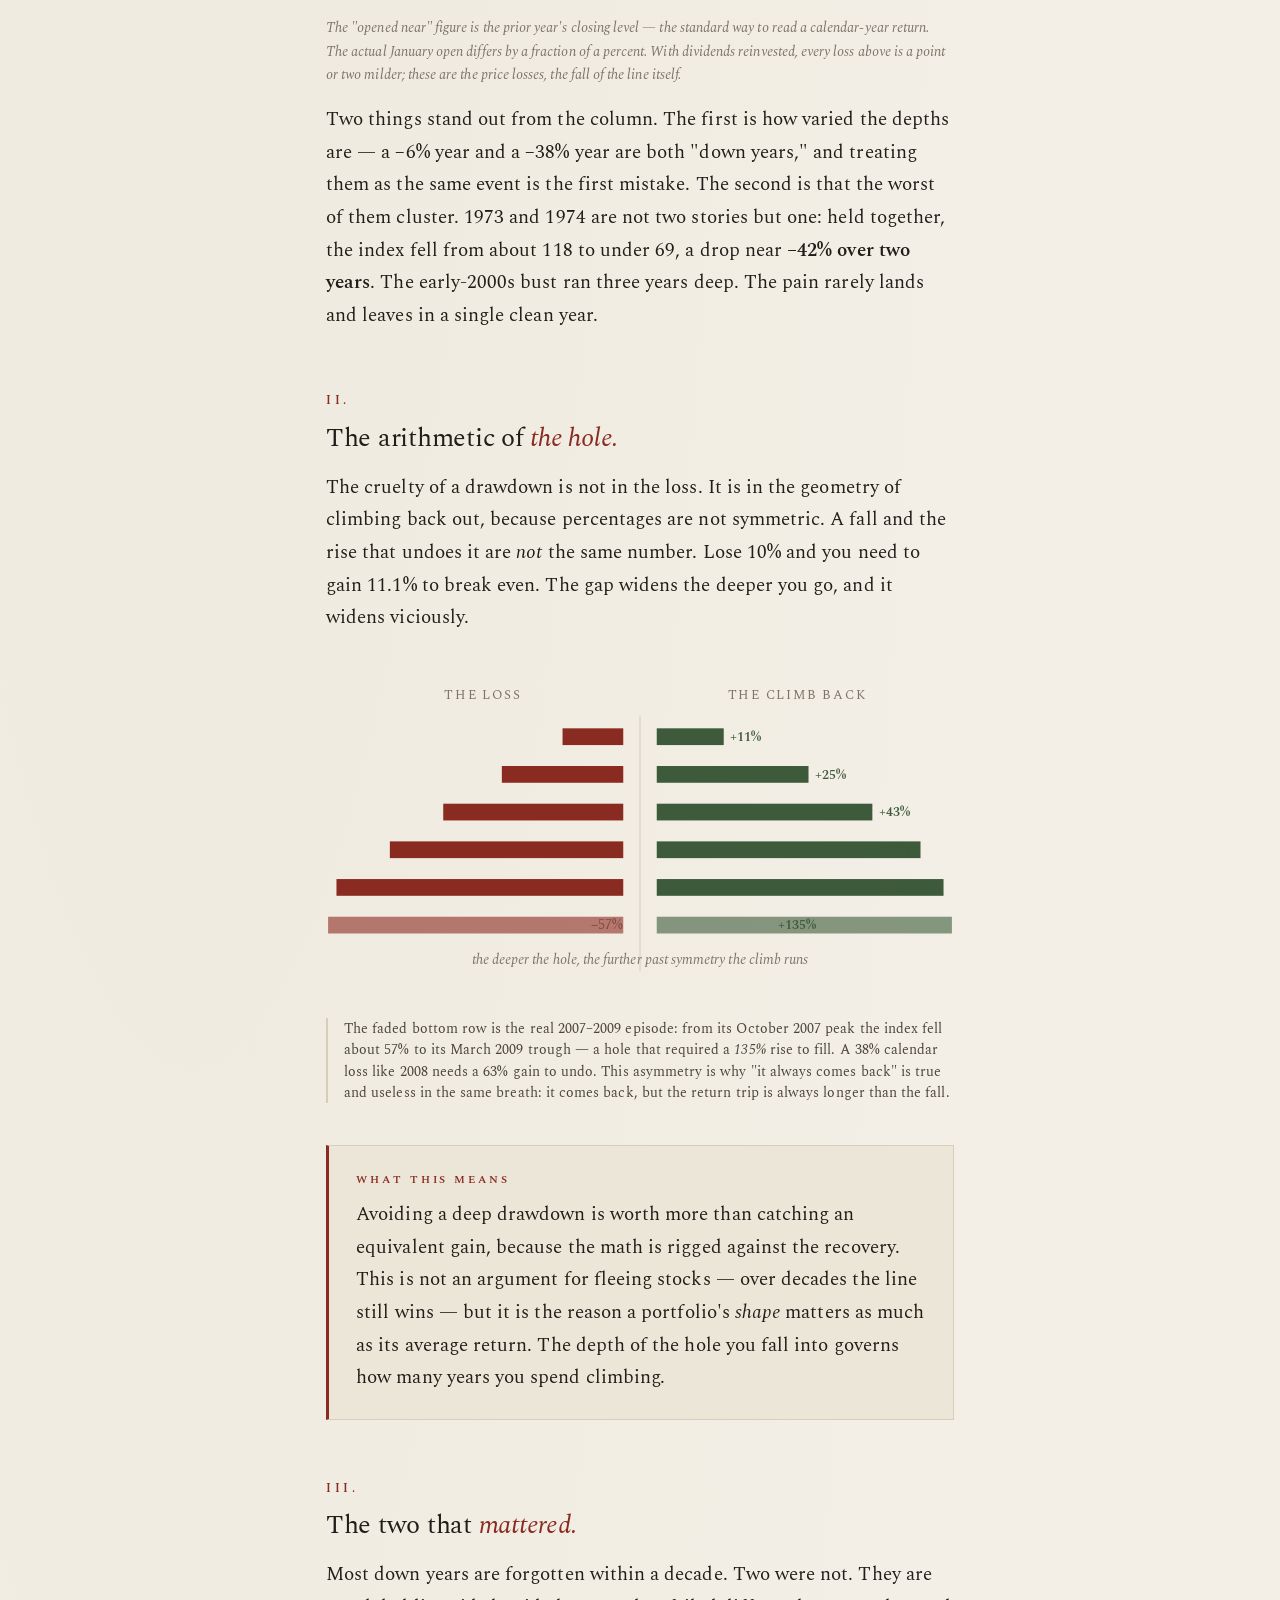
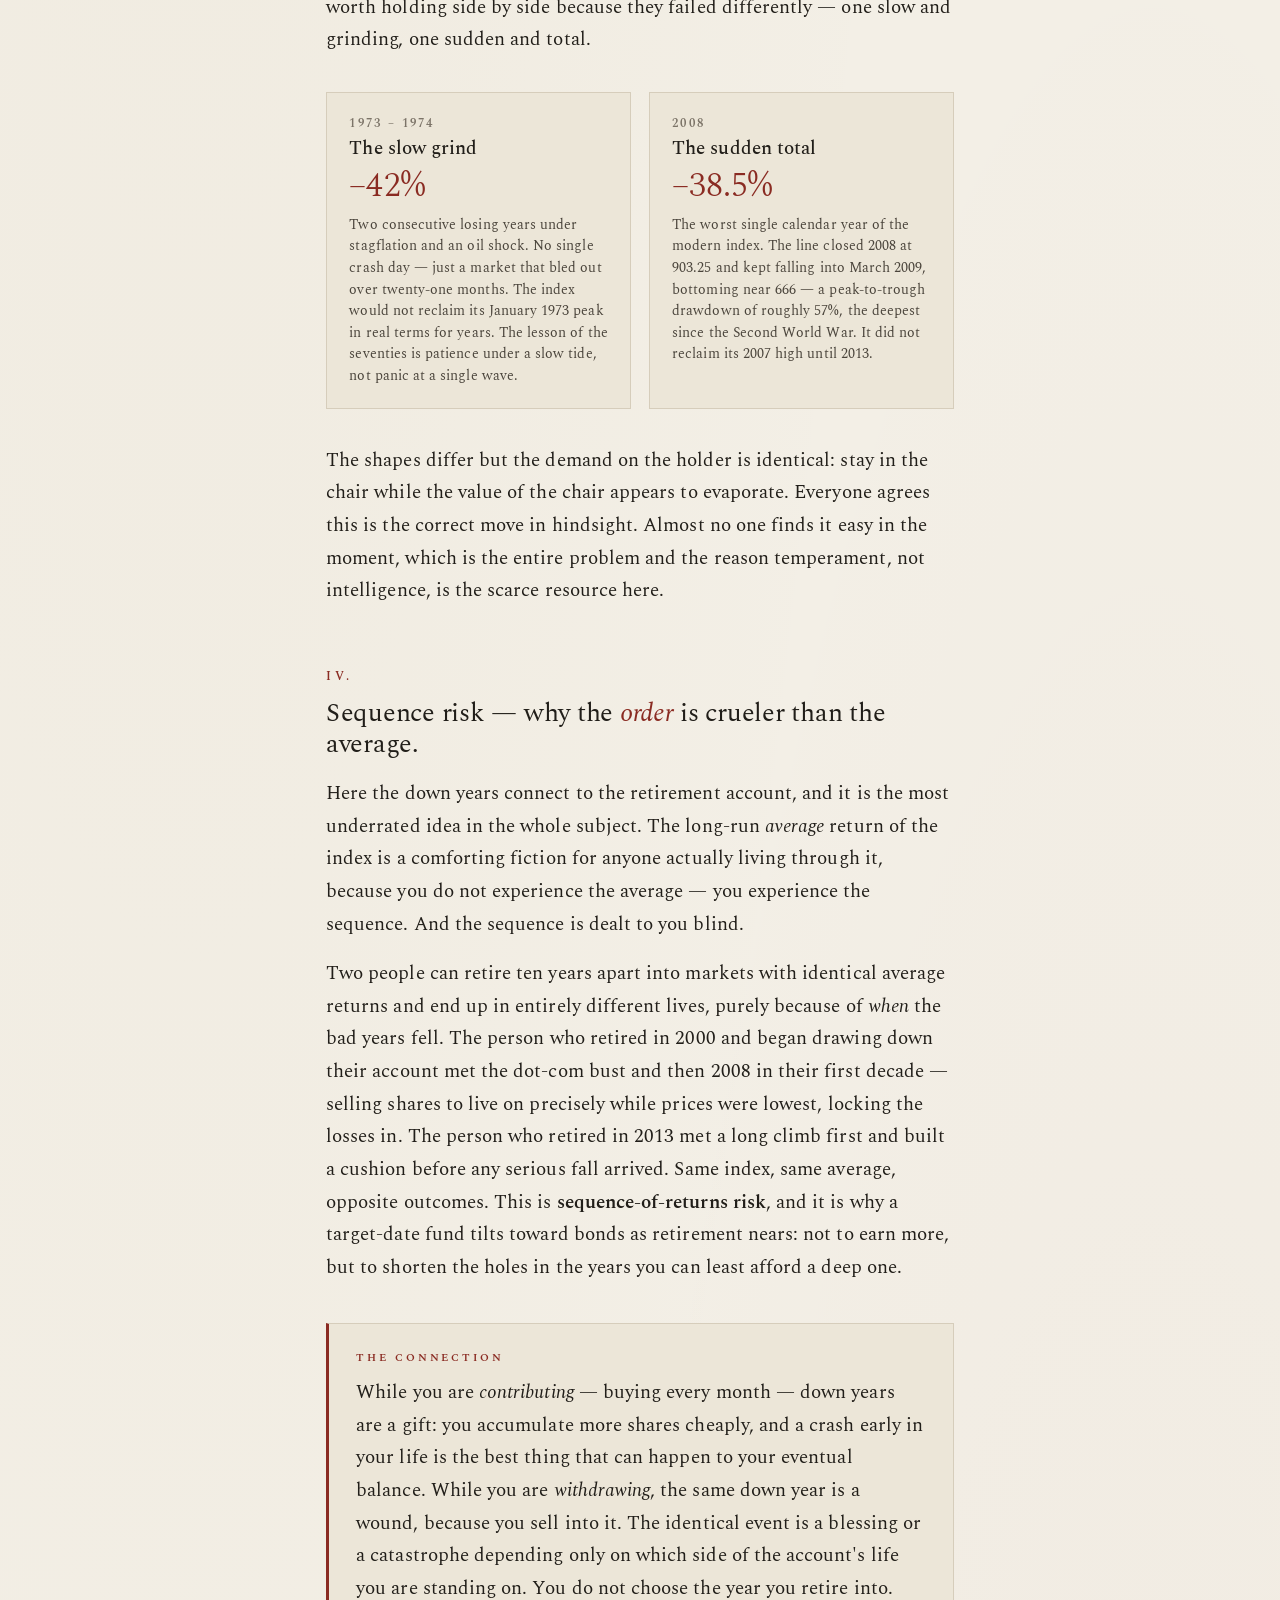
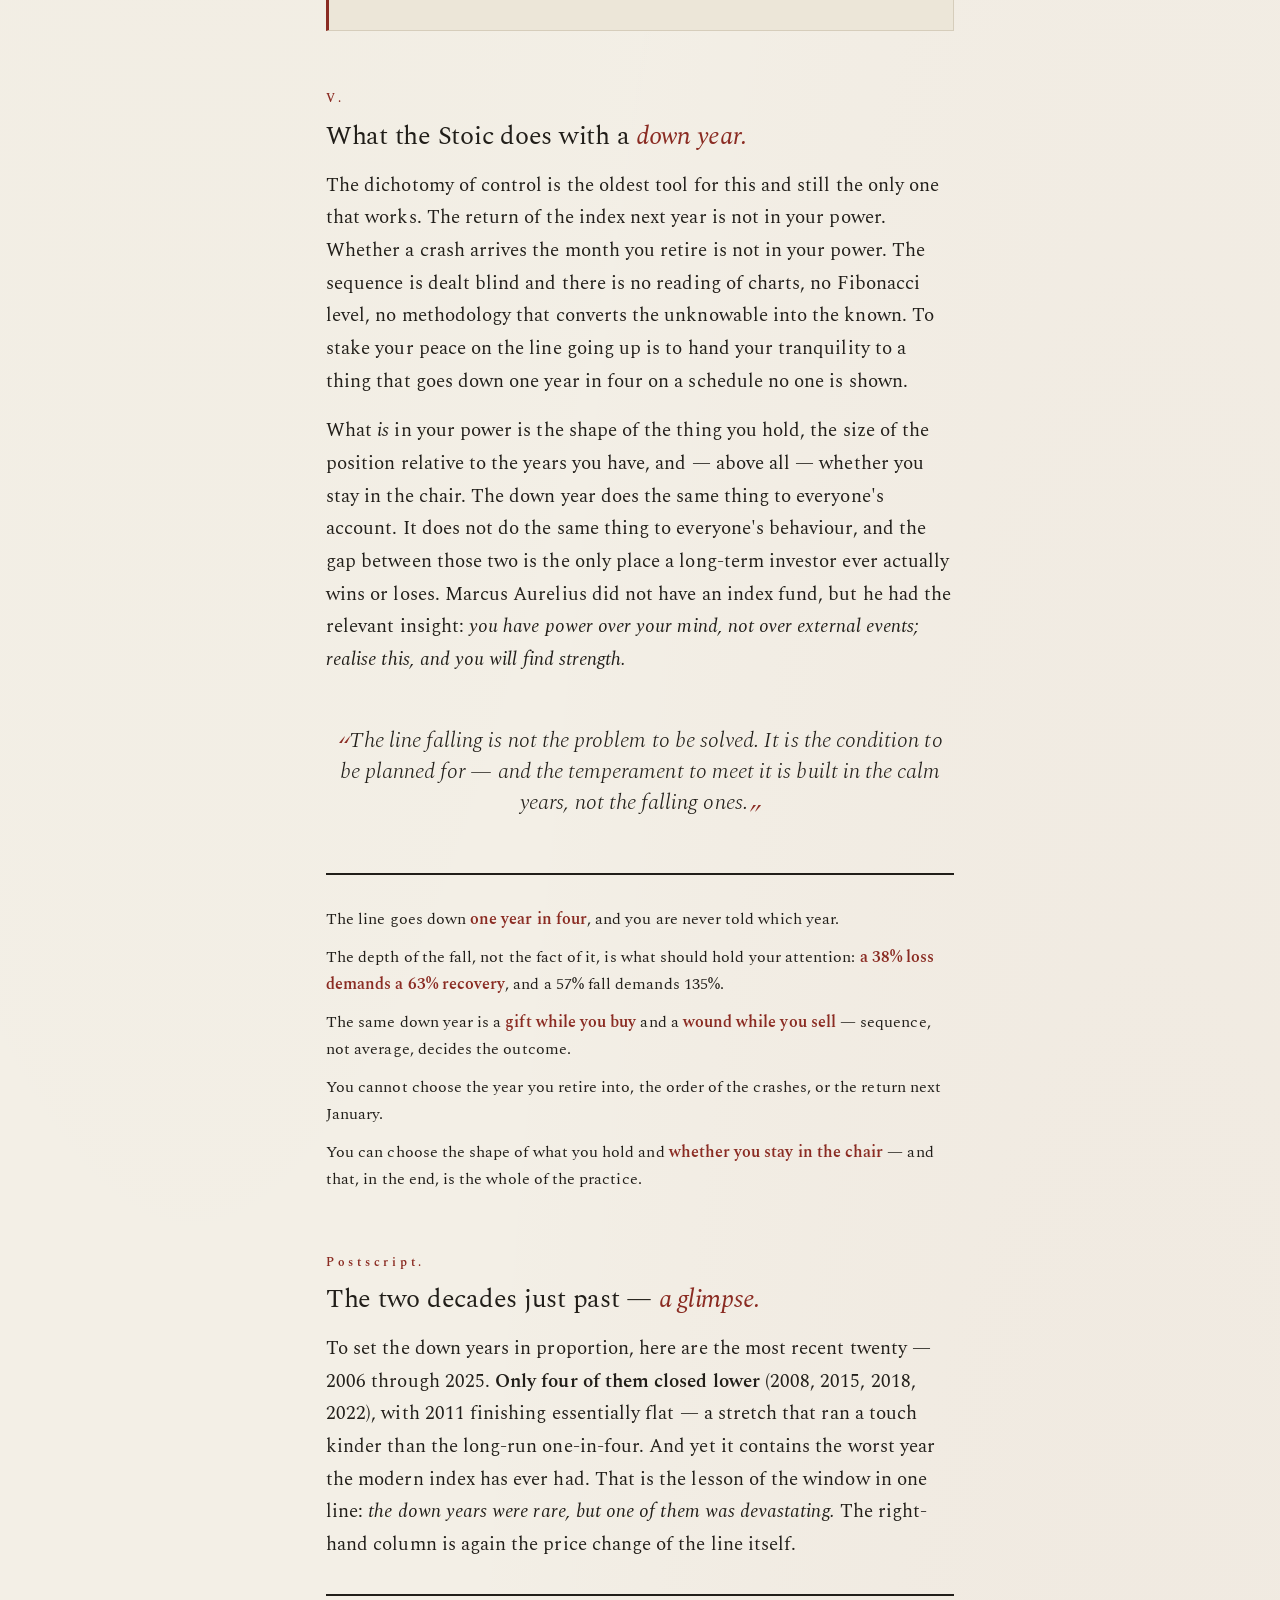
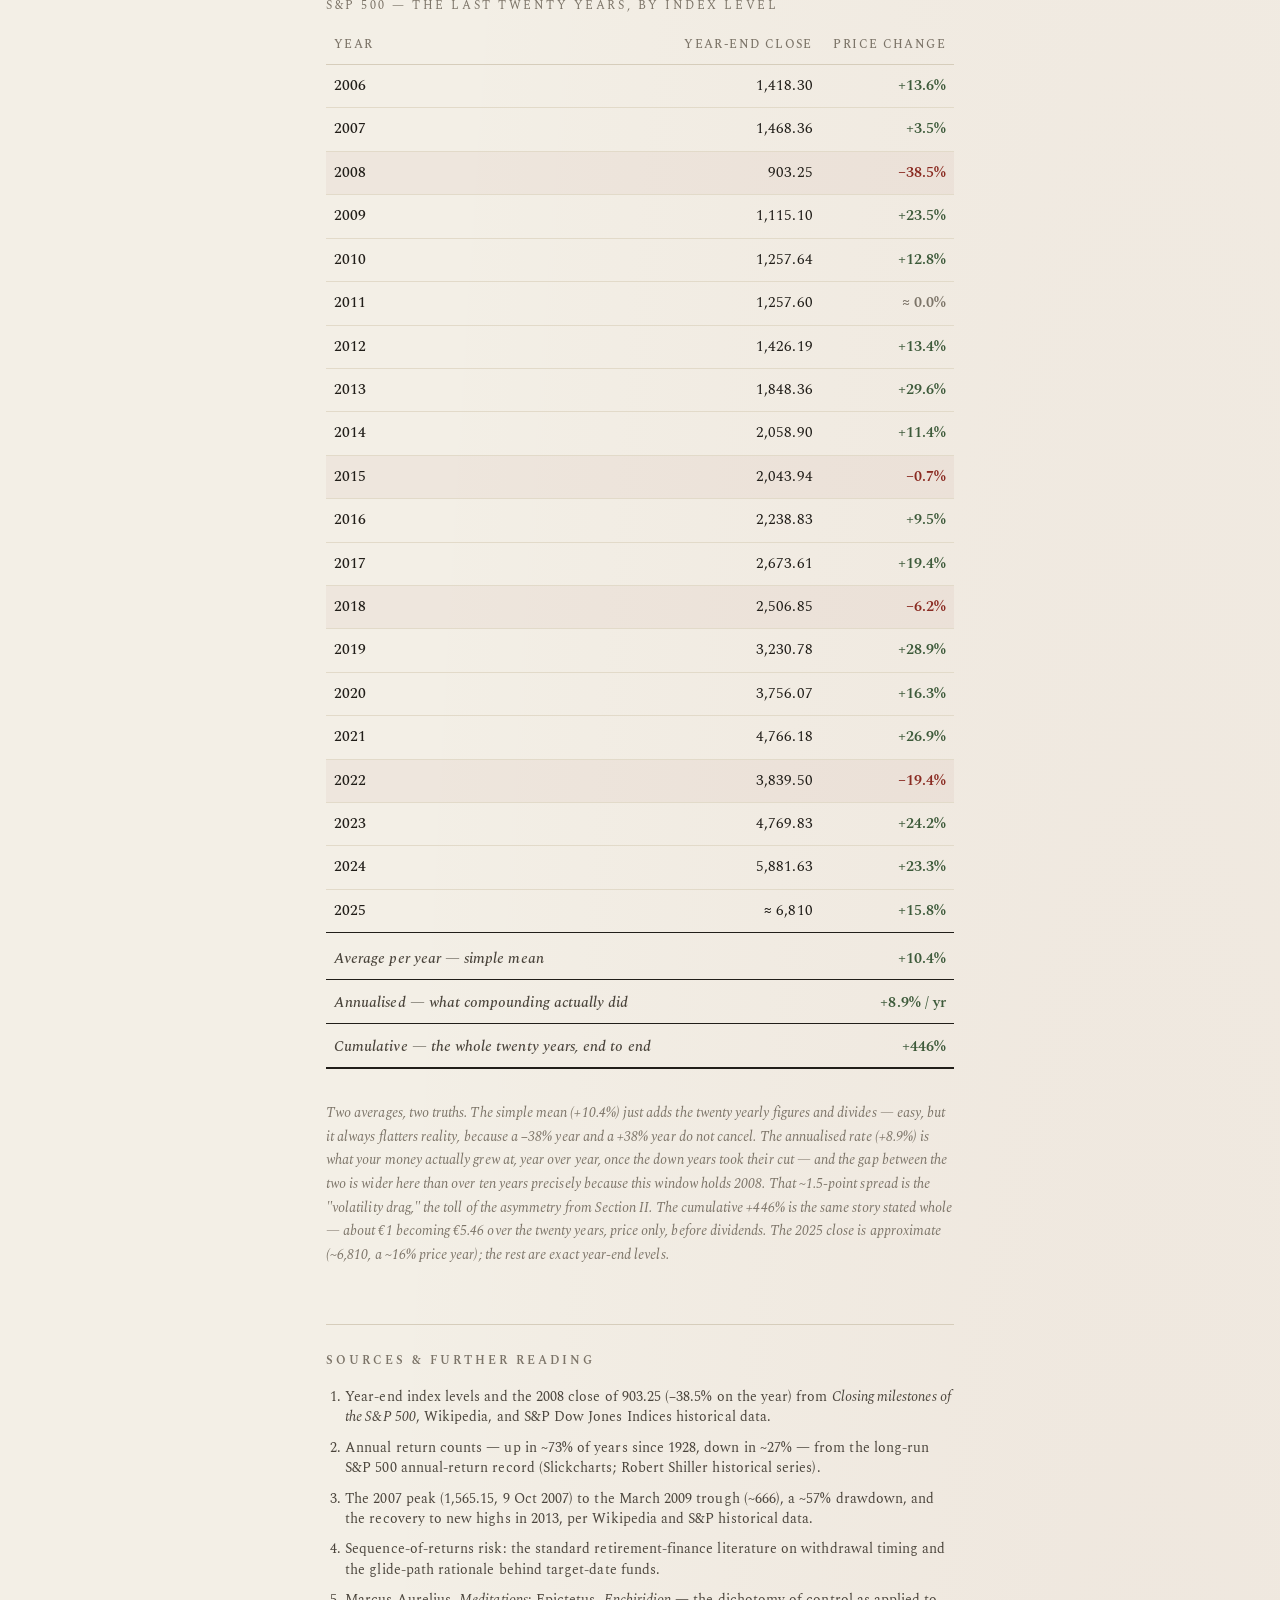
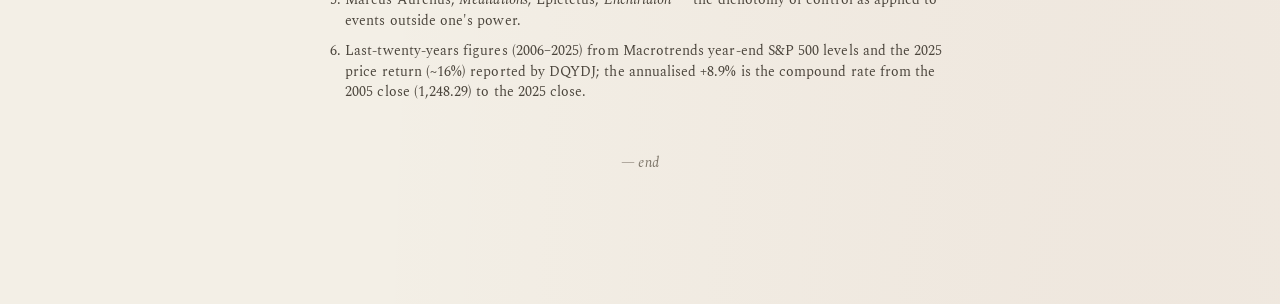
<file: studies/indexes/snp500/the-down-years.html>
<!DOCTYPE html>
<html lang="en">
<head>
<meta charset="UTF-8">
<meta name="viewport" content="width=device-width,initial-scale=1">
<title>The Down Years</title>
<link rel="preconnect" href="https://fonts.googleapis.com">
<link rel="preconnect" href="https://fonts.gstatic.com" crossorigin>
<link href="https://fonts.googleapis.com/css2?family=Spectral:ital,wght@0,300;0,400;0,500;0,600;0,700;1,300;1,400;1,500;1,600&display=swap" rel="stylesheet">
<style>
  :root{
    --paper:#f3efe6;
    --paper-2:#ece6d8;
    --ink:#211e19;
    --ink-soft:#4a443b;
    --ink-faint:#7c7468;
    --rule:#d6cdbb;
    --rule-soft:#e2dac9;
    --accent:#8a2b22;       /* oxblood — the colour of the loss */
    --accent-soft:#b5453a;
    --gain:#3d5a3a;         /* muted laurel green — the recovery */
    --gold:#9c7c3a;
    --maxw:680px;
  }
  *{box-sizing:border-box}
  html{-webkit-text-size-adjust:100%}
  body{
    margin:0;
    background:
      radial-gradient(ellipse at 15% -10%, rgba(156,124,58,0.06), transparent 55%),
      radial-gradient(ellipse at 90% 120%, rgba(138,43,34,0.05), transparent 50%),
      var(--paper);
    color:var(--ink);
    font-family:'Spectral',Georgia,serif;
    font-weight:400;
    font-size:19px;
    line-height:1.72;
    letter-spacing:0.003em;
    text-rendering:optimizeLegibility;
    -webkit-font-smoothing:antialiased;
  }
  /* faint paper grain */
  body::before{
    content:"";position:fixed;inset:0;pointer-events:none;z-index:0;opacity:0.4;
    background-image:url("data:image/svg+xml,%3Csvg xmlns='http://www.w3.org/2000/svg' width='120' height='120'%3E%3Cfilter id='n'%3E%3CfeTurbulence type='fractalNoise' baseFrequency='0.85' numOctaves='2' stitchTiles='stitch'/%3E%3CfeColorMatrix type='saturate' values='0'/%3E%3C/filter%3E%3Crect width='120' height='120' filter='url(%23n)' opacity='0.5'/%3E%3C/svg%3E");
    mix-blend-mode:multiply;
  }
  .wrap{position:relative;z-index:1;max-width:var(--maxw);margin:0 auto;padding:0 26px 8rem}

  /* ── masthead ── */
  header.top{padding:5.5rem 0 0;text-align:center}
  .kicker{
    font-size:0.74rem;letter-spacing:0.32em;text-transform:uppercase;
    color:var(--ink-faint);font-weight:500;
  }
  .kicker .dot{color:var(--accent);padding:0 0.45em}
  h1{
    font-weight:300;font-size:clamp(2.3rem,7vw,3.55rem);line-height:1.08;
    letter-spacing:-0.012em;margin:1.5rem 0 0;
  }
  h1 em{font-style:italic;color:var(--accent);font-weight:400}
  .byline{
    margin-top:2.2rem;font-size:0.82rem;letter-spacing:0.16em;text-transform:uppercase;
    color:var(--ink-faint);
  }
  .rule-orn{
    width:60px;height:1px;background:var(--rule);margin:2.6rem auto 0;position:relative;
  }
  .rule-orn::after{
    content:"§";position:absolute;left:50%;top:50%;transform:translate(-50%,-52%);
    background:var(--paper);padding:0 0.5rem;color:var(--accent);font-size:0.95rem;
  }

  /* ── lede ── */
  .lede{margin-top:3.2rem;font-size:1.16rem;line-height:1.7}
  .lede::first-letter{
    float:left;font-size:4.4rem;line-height:0.78;font-weight:300;
    padding:0.32rem 0.7rem 0 0;color:var(--accent);font-style:italic;
  }

  /* ── sections ── */
  section{margin-top:3.6rem}
  .num{
    font-size:0.78rem;letter-spacing:0.3em;color:var(--accent);font-weight:600;
    display:block;margin-bottom:0.7rem;
  }
  h2{
    font-weight:400;font-size:1.62rem;line-height:1.2;letter-spacing:-0.01em;
    margin:0 0 1.1rem;
  }
  h2 em{font-style:italic;color:var(--accent)}
  p{margin:0 0 1.25rem}
  p+p{margin-top:-0.2rem}
  strong{font-weight:600}
  em{font-style:italic}
  a{color:var(--accent);text-decoration:none;border-bottom:1px solid var(--rule)}
  a:hover{border-color:var(--accent)}
  .src{color:var(--ink-faint);font-style:italic;font-size:0.94em}

  /* ── data table ── */
  .ledger{
    margin:2rem 0;border-top:2px solid var(--ink);border-bottom:2px solid var(--ink);
    font-variant-numeric:tabular-nums;
  }
  .ledger table{width:100%;border-collapse:collapse;font-size:0.96rem}
  .ledger caption{
    caption-side:top;text-align:left;font-size:0.72rem;letter-spacing:0.22em;
    text-transform:uppercase;color:var(--ink-faint);padding:0 0 0.7rem;
  }
  .ledger th{
    text-align:right;font-weight:500;font-size:0.72rem;letter-spacing:0.12em;
    text-transform:uppercase;color:var(--ink-faint);padding:0.55rem 0.5rem;
    border-bottom:1px solid var(--rule);
  }
  .ledger th:first-child{text-align:left}
  .ledger td{padding:0.5rem 0.5rem;text-align:right;border-bottom:1px solid var(--rule-soft)}
  .ledger td:first-child{text-align:left;font-weight:500}
  .ledger tr:last-child td{border-bottom:none}
  .ledger .loss{color:var(--accent);font-weight:600}
  .ledger .gain{color:var(--gain);font-weight:600}
  .ledger .flat{color:var(--ink-faint);font-weight:600}
  .ledger tr.heavy td{background:rgba(138,43,34,0.045)}
  .ledger tfoot td{
    border-top:1.5px solid var(--ink);border-bottom:none;
    padding-top:0.6rem;font-size:0.92rem;
  }
  .ledger tfoot tr:first-child td{padding-top:0.8rem}
  .ledger tfoot .flbl{text-align:left;font-weight:500;color:var(--ink-soft);font-style:italic}
  .ledger tfoot .fval{font-weight:600;font-variant-numeric:tabular-nums}
  .tnote{font-size:0.86rem;color:var(--ink-faint);margin-top:0.7rem;font-style:italic}

  /* ── figure / svg ── */
  figure{margin:2.6rem 0;text-align:center}
  figure svg{max-width:100%;height:auto}
  figcaption{
    font-size:0.86rem;color:var(--ink-soft);line-height:1.55;margin-top:1rem;
    text-align:left;border-left:2px solid var(--rule);padding-left:1rem;
  }

  /* ── callout ── */
  .callout{
    margin:2.4rem 0;padding:1.5rem 1.7rem;background:var(--paper-2);
    border:1px solid var(--rule);border-left:3px solid var(--accent);
  }
  .callout .lbl{
    font-size:0.7rem;letter-spacing:0.26em;text-transform:uppercase;
    color:var(--accent);font-weight:600;display:block;margin-bottom:0.6rem;
  }
  .callout p:last-child{margin-bottom:0}

  /* ── card grid ── */
  .cards{display:grid;grid-template-columns:1fr 1fr;gap:1.1rem;margin:2.2rem 0}
  .card{
    background:var(--paper-2);border:1px solid var(--rule);padding:1.3rem 1.4rem;
    position:relative;
  }
  .card .yr{
    font-size:0.72rem;letter-spacing:0.2em;text-transform:uppercase;
    color:var(--ink-faint);font-weight:600;
  }
  .card h3{font-weight:500;font-size:1.18rem;margin:0.3rem 0 0.55rem;line-height:1.2}
  .card .big{
    font-size:2.1rem;font-weight:300;color:var(--accent);line-height:1;
    margin:0.2rem 0 0.7rem;font-variant-numeric:tabular-nums;
  }
  .card p{font-size:0.9rem;line-height:1.5;color:var(--ink-soft);margin:0}

  /* ── pullquote ── */
  blockquote{
    margin:3rem 0;padding:0;border:none;text-align:center;
    font-size:1.4rem;font-weight:300;font-style:italic;line-height:1.4;
    color:var(--ink);
  }
  blockquote::before{content:"“";color:var(--accent);font-size:1.3em;line-height:0;vertical-align:-0.35em}
  blockquote::after{content:"”";color:var(--accent);font-size:1.3em;line-height:0;vertical-align:-0.55em}

  /* ── closing summary ── */
  .coda{
    margin:3.4rem 0 0;padding:2rem 0 0;border-top:2px solid var(--ink);
  }
  .coda p{font-size:1.02rem;line-height:1.65;margin-bottom:0.9rem}
  .coda p strong{color:var(--accent)}

  /* ── references ── */
  .refs{margin-top:3.6rem;border-top:1px solid var(--rule);padding-top:1.6rem}
  .refs h4{
    font-size:0.72rem;letter-spacing:0.26em;text-transform:uppercase;
    color:var(--ink-faint);font-weight:600;margin:0 0 1rem;
  }
  .refs ol{margin:0;padding-left:1.2rem;font-size:0.86rem;line-height:1.5;color:var(--ink-soft)}
  .refs li{margin-bottom:0.6rem}
  .refs em{font-style:italic}

  .end{text-align:center;margin-top:3rem;color:var(--ink-faint);font-style:italic;font-size:0.9rem}

  @media (max-width:560px){
    body{font-size:18px}
    .cards{grid-template-columns:1fr}
    .ledger table{font-size:0.88rem}
    .ledger th,.ledger td{padding:0.45rem 0.3rem}
  }
</style>
</head>
<body>
<div class="wrap">

  <header class="top">
    <div class="kicker">Study<span class="dot">·</span>on markets<span class="dot">·</span>part I</div>
    <h1>The line falls <em>one year in four</em>&nbsp;— and you are not told which.</h1>
    <div class="byline">A short study on drawdowns &amp; the temperament they demand</div>
    <div class="rule-orn"></div>
  </header>

  <p class="lede">There is a story we tell about the stock market in which the line goes up. It is true over a long enough horizon and badly false over any short one. The S&amp;P 500 has spent roughly one calendar year in four going <em>down</em> — sometimes a polite single-digit dip, sometimes losing more than a third of its value in twelve months. The down years are not anomalies in the trend. They <em>are</em> the trend. The only thing hidden from you is the order in which they arrive.</p>

  <section>
    <span class="num">I.</span>
    <h2>The down years, <em>counted.</em></h2>
    <p>Since the index took its modern 500-stock form in 1957, it has closed lower than it opened in a little over a quarter of all years. Over the full span back to 1928, the count is steadier than memory suggests: up in roughly 73% of years, down in the other 27% — which works out to a losing year, on average, about once every four. Here are the ones worth remembering, measured the way you asked: the index level the year began at against the level it closed at. These are <em>price</em> figures — the line itself, dividends set aside.</p>

    <div class="ledger">
      <table>
        <caption>S&amp;P 500 — selected losing years, by index level</caption>
        <thead>
          <tr><th>Year</th><th>Opened near</th><th>Closed at</th><th>Change</th></tr>
        </thead>
        <tbody>
          <tr><td>1973</td><td>118.05</td><td>97.55</td><td class="loss">−17.4%</td></tr>
          <tr class="heavy"><td>1974</td><td>97.55</td><td>68.56</td><td class="loss">−29.7%</td></tr>
          <tr><td>1990</td><td>353.40</td><td>330.22</td><td class="loss">−6.6%</td></tr>
          <tr><td>2000</td><td>1,469.25</td><td>1,320.28</td><td class="loss">−10.1%</td></tr>
          <tr><td>2001</td><td>1,320.28</td><td>1,148.08</td><td class="loss">−13.0%</td></tr>
          <tr class="heavy"><td>2002</td><td>1,148.08</td><td>879.82</td><td class="loss">−23.4%</td></tr>
          <tr class="heavy"><td>2008</td><td>1,468.36</td><td>903.25</td><td class="loss">−38.5%</td></tr>
          <tr><td>2018</td><td>2,673.61</td><td>2,506.85</td><td class="loss">−6.2%</td></tr>
          <tr><td>2022</td><td>4,766.18</td><td>3,839.50</td><td class="loss">−19.4%</td></tr>
        </tbody>
      </table>
    </div>
    <p class="tnote">The "opened near" figure is the prior year's closing level — the standard way to read a calendar-year return. The actual January open differs by a fraction of a percent. With dividends reinvested, every loss above is a point or two milder; these are the price losses, the fall of the line itself.</p>

    <p>Two things stand out from the column. The first is how varied the depths are — a −6% year and a −38% year are both "down years," and treating them as the same event is the first mistake. The second is that the worst of them cluster. 1973 and 1974 are not two stories but one: held together, the index fell from about 118 to under 69, a drop near <strong>−42% over two years</strong>. The early-2000s bust ran three years deep. The pain rarely lands and leaves in a single clean year.</p>
  </section>

  <section>
    <span class="num">II.</span>
    <h2>The arithmetic of <em>the hole.</em></h2>
    <p>The cruelty of a drawdown is not in the loss. It is in the geometry of climbing back out, because percentages are not symmetric. A fall and the rise that undoes it are <em>not</em> the same number. Lose 10% and you need to gain 11.1% to break even. The gap widens the deeper you go, and it widens viciously.</p>

    <figure>
      <svg viewBox="0 0 600 300" xmlns="http://www.w3.org/2000/svg" role="img" aria-label="Recovery required to break even after a loss">
        <defs>
          <style>
            .axt{font-family:'Spectral',serif;font-size:13px;fill:#7c7468}
            .lossbar{fill:#8a2b22}
            .gainbar{fill:#3d5a3a}
            .barlbl{font-family:'Spectral',serif;font-size:12px;font-weight:600}
            .hdr{font-family:'Spectral',serif;font-size:12px;letter-spacing:0.14em;fill:#7c7468}
          </style>
        </defs>
        <text x="150" y="22" text-anchor="middle" class="hdr">THE LOSS</text>
        <text x="450" y="22" text-anchor="middle" class="hdr">THE CLIMB BACK</text>
        <line x1="300" y1="38" x2="300" y2="282" stroke="#d6cdbb" stroke-width="1"/>

        <!-- rows: -10 / +11.1 -->
        <text x="284" y="62" text-anchor="end" class="axt">−10%</text>
        <rect x="226" y="50" width="58" height="16" class="lossbar"/>
        <rect x="316" y="50" width="64" height="16" class="gainbar"/>
        <text x="386" y="62" class="barlbl" fill="#3d5a3a">+11%</text>

        <!-- -20 / +25 -->
        <text x="284" y="98" text-anchor="end" class="axt">−20%</text>
        <rect x="168" y="86" width="116" height="16" class="lossbar"/>
        <rect x="316" y="86" width="145" height="16" class="gainbar"/>
        <text x="467" y="98" class="barlbl" fill="#3d5a3a">+25%</text>

        <!-- -29.7 (1974) / +42 -->
        <text x="284" y="134" text-anchor="end" class="axt">−30%</text>
        <rect x="112" y="122" width="172" height="16" class="lossbar"/>
        <rect x="316" y="122" width="206" height="16" class="gainbar"/>
        <text x="528" y="134" class="barlbl" fill="#3d5a3a">+43%</text>

        <!-- -38.5 (2008) / +63 -->
        <text x="284" y="170" text-anchor="end" class="axt">−38%</text>
        <rect x="61" y="158" width="223" height="16" class="lossbar"/>
        <rect x="316" y="158" width="252" height="16" class="gainbar"/>
        <text x="528" y="170" class="barlbl" fill="#3d5a3a">+63%</text>

        <!-- -50 / +100 -->
        <text x="284" y="206" text-anchor="end" class="axt">−50%</text>
        <rect x="10" y="194" width="274" height="16" class="lossbar"/>
        <rect x="316" y="194" width="274" height="16" class="gainbar"/>
        <text x="528" y="206" class="barlbl" fill="#3d5a3a">+100%</text>

        <!-- -57 (2007 peak to 2009 trough) / +135 -->
        <text x="284" y="242" text-anchor="end" class="axt">−57%</text>
        <rect x="2" y="230" width="282" height="16" class="lossbar" opacity="0.6"/>
        <rect x="316" y="230" width="282" height="16" class="gainbar" opacity="0.6"/>
        <text x="450" y="242" text-anchor="middle" class="barlbl" fill="#3d5a3a">+135%</text>

        <text x="300" y="275" text-anchor="middle" class="axt" font-style="italic">the deeper the hole, the further past symmetry the climb runs</text>
      </svg>
      <figcaption>The faded bottom row is the real 2007–2009 episode: from its October 2007 peak the index fell about 57% to its March 2009 trough — a hole that required a <em>135%</em> rise to fill. A 38% calendar loss like 2008 needs a 63% gain to undo. This asymmetry is why "it always comes back" is true and useless in the same breath: it comes back, but the return trip is always longer than the fall.</figcaption>
    </figure>

    <div class="callout">
      <span class="lbl">What this means</span>
      <p>Avoiding a deep drawdown is worth more than catching an equivalent gain, because the math is rigged against the recovery. This is not an argument for fleeing stocks — over decades the line still wins — but it is the reason a portfolio's <em>shape</em> matters as much as its average return. The depth of the hole you fall into governs how many years you spend climbing.</p>
    </div>
  </section>

  <section>
    <span class="num">III.</span>
    <h2>The two that <em>mattered.</em></h2>
    <p>Most down years are forgotten within a decade. Two were not. They are worth holding side by side because they failed differently — one slow and grinding, one sudden and total.</p>

    <div class="cards">
      <div class="card">
        <div class="yr">1973 – 1974</div>
        <h3>The slow grind</h3>
        <div class="big">−42%</div>
        <p>Two consecutive losing years under stagflation and an oil shock. No single crash day — just a market that bled out over twenty-one months. The index would not reclaim its January 1973 peak in real terms for years. The lesson of the seventies is patience under a slow tide, not panic at a single wave.</p>
      </div>
      <div class="card">
        <div class="yr">2008</div>
        <h3>The sudden total</h3>
        <div class="big">−38.5%</div>
        <p>The worst single calendar year of the modern index. The line closed 2008 at 903.25 and kept falling into March 2009, bottoming near 666 — a peak-to-trough drawdown of roughly 57%, the deepest since the Second World War. It did not reclaim its 2007 high until 2013.</p>
      </div>
    </div>
    <p>The shapes differ but the demand on the holder is identical: stay in the chair while the value of the chair appears to evaporate. Everyone agrees this is the correct move in hindsight. Almost no one finds it easy in the moment, which is the entire problem and the reason temperament, not intelligence, is the scarce resource here.</p>
  </section>

  <section>
    <span class="num">IV.</span>
    <h2>Sequence risk — why the <em>order</em> is crueler than the average.</h2>
    <p>Here the down years connect to the retirement account, and it is the most underrated idea in the whole subject. The long-run <em>average</em> return of the index is a comforting fiction for anyone actually living through it, because you do not experience the average — you experience the sequence. And the sequence is dealt to you blind.</p>

    <p>Two people can retire ten years apart into markets with identical average returns and end up in entirely different lives, purely because of <em>when</em> the bad years fell. The person who retired in 2000 and began drawing down their account met the dot-com bust and then 2008 in their first decade — selling shares to live on precisely while prices were lowest, locking the losses in. The person who retired in 2013 met a long climb first and built a cushion before any serious fall arrived. Same index, same average, opposite outcomes. This is <strong>sequence-of-returns risk</strong>, and it is why a target-date fund tilts toward bonds as retirement nears: not to earn more, but to shorten the holes in the years you can least afford a deep one.</p>

    <div class="callout">
      <span class="lbl">The connection</span>
      <p>While you are <em>contributing</em> — buying every month — down years are a gift: you accumulate more shares cheaply, and a crash early in your life is the best thing that can happen to your eventual balance. While you are <em>withdrawing</em>, the same down year is a wound, because you sell into it. The identical event is a blessing or a catastrophe depending only on which side of the account's life you are standing on. You do not choose the year you retire into.</p>
    </div>
  </section>

  <section>
    <span class="num">V.</span>
    <h2>What the Stoic does with a <em>down year.</em></h2>
    <p>The dichotomy of control is the oldest tool for this and still the only one that works. The return of the index next year is not in your power. Whether a crash arrives the month you retire is not in your power. The sequence is dealt blind and there is no reading of charts, no Fibonacci level, no methodology that converts the unknowable into the known. To stake your peace on the line going up is to hand your tranquility to a thing that goes down one year in four on a schedule no one is shown.</p>

    <p>What <em>is</em> in your power is the shape of the thing you hold, the size of the position relative to the years you have, and — above all — whether you stay in the chair. The down year does the same thing to everyone's account. It does not do the same thing to everyone's behaviour, and the gap between those two is the only place a long-term investor ever actually wins or loses. Marcus Aurelius did not have an index fund, but he had the relevant insight: <em>you have power over your mind, not over external events; realise this, and you will find strength.</em></p>

    <blockquote>The line falling is not the problem to be solved. It is the condition to be planned for — and the temperament to meet it is built in the calm years, not the falling ones.</blockquote>
  </section>

  <div class="coda">
    <p>The line goes down <strong>one year in four</strong>, and you are never told which year.</p>
    <p>The depth of the fall, not the fact of it, is what should hold your attention: <strong>a 38% loss demands a 63% recovery</strong>, and a 57% fall demands 135%.</p>
    <p>The same down year is a <strong>gift while you buy</strong> and a <strong>wound while you sell</strong> — sequence, not average, decides the outcome.</p>
    <p>You cannot choose the year you retire into, the order of the crashes, or the return next January.</p>
    <p>You can choose the shape of what you hold and <strong>whether you stay in the chair</strong> — and that, in the end, is the whole of the practice.</p>
  </div>

  <section>
    <span class="num">Postscript.</span>
    <h2>The two decades just past — <em>a glimpse.</em></h2>
    <p>To set the down years in proportion, here are the most recent twenty — 2006 through 2025. <strong>Only four of them closed lower</strong> (2008, 2015, 2018, 2022), with 2011 finishing essentially flat — a stretch that ran a touch kinder than the long-run one-in-four. And yet it contains the worst year the modern index has ever had. That is the lesson of the window in one line: <em>the down years were rare, but one of them was devastating.</em> The right-hand column is again the price change of the line itself.</p>

    <div class="ledger">
      <table>
        <caption>S&amp;P 500 — the last twenty years, by index level</caption>
        <thead>
          <tr><th>Year</th><th>Year-end close</th><th>Price change</th></tr>
        </thead>
        <tbody>
          <tr><td>2006</td><td>1,418.30</td><td class="gain">+13.6%</td></tr>
          <tr><td>2007</td><td>1,468.36</td><td class="gain">+3.5%</td></tr>
          <tr class="heavy"><td>2008</td><td>903.25</td><td class="loss">−38.5%</td></tr>
          <tr><td>2009</td><td>1,115.10</td><td class="gain">+23.5%</td></tr>
          <tr><td>2010</td><td>1,257.64</td><td class="gain">+12.8%</td></tr>
          <tr><td>2011</td><td>1,257.60</td><td class="flat">≈ 0.0%</td></tr>
          <tr><td>2012</td><td>1,426.19</td><td class="gain">+13.4%</td></tr>
          <tr><td>2013</td><td>1,848.36</td><td class="gain">+29.6%</td></tr>
          <tr><td>2014</td><td>2,058.90</td><td class="gain">+11.4%</td></tr>
          <tr class="heavy"><td>2015</td><td>2,043.94</td><td class="loss">−0.7%</td></tr>
          <tr><td>2016</td><td>2,238.83</td><td class="gain">+9.5%</td></tr>
          <tr><td>2017</td><td>2,673.61</td><td class="gain">+19.4%</td></tr>
          <tr class="heavy"><td>2018</td><td>2,506.85</td><td class="loss">−6.2%</td></tr>
          <tr><td>2019</td><td>3,230.78</td><td class="gain">+28.9%</td></tr>
          <tr><td>2020</td><td>3,756.07</td><td class="gain">+16.3%</td></tr>
          <tr><td>2021</td><td>4,766.18</td><td class="gain">+26.9%</td></tr>
          <tr class="heavy"><td>2022</td><td>3,839.50</td><td class="loss">−19.4%</td></tr>
          <tr><td>2023</td><td>4,769.83</td><td class="gain">+24.2%</td></tr>
          <tr><td>2024</td><td>5,881.63</td><td class="gain">+23.3%</td></tr>
          <tr><td>2025</td><td>≈ 6,810</td><td class="gain">+15.8%</td></tr>
        </tbody>
        <tfoot>
          <tr><td class="flbl">Average per year — simple mean</td><td></td><td class="fval gain">+10.4%</td></tr>
          <tr><td class="flbl">Annualised — what compounding actually did</td><td></td><td class="fval gain">+8.9% / yr</td></tr>
          <tr><td class="flbl">Cumulative — the whole twenty years, end to end</td><td></td><td class="fval gain">+446%</td></tr>
        </tfoot>
      </table>
    </div>
    <p class="tnote">Two averages, two truths. The <em>simple mean</em> (+10.4%) just adds the twenty yearly figures and divides — easy, but it always flatters reality, because a −38% year and a +38% year do not cancel. The <em>annualised</em> rate (+8.9%) is what your money actually grew at, year over year, once the down years took their cut — and the gap between the two is wider here than over ten years precisely because this window holds 2008. That ~1.5-point spread is the "volatility drag," the toll of the asymmetry from Section II. The cumulative +446% is the same story stated whole — about €1 becoming €5.46 over the twenty years, price only, before dividends. The 2025 close is approximate (~6,810, a ~16% price year); the rest are exact year-end levels.</p>
  </section>

  <div class="refs">
    <h4>Sources &amp; further reading</h4>
    <ol>
      <li>Year-end index levels and the 2008 close of 903.25 (−38.5% on the year) from <em>Closing milestones of the S&amp;P 500</em>, Wikipedia, and S&amp;P Dow Jones Indices historical data.</li>
      <li>Annual return counts — up in ~73% of years since 1928, down in ~27% — from the long-run S&amp;P 500 annual-return record (Slickcharts; Robert Shiller historical series).</li>
      <li>The 2007 peak (1,565.15, 9 Oct 2007) to the March 2009 trough (~666), a ~57% drawdown, and the recovery to new highs in 2013, per Wikipedia and S&amp;P historical data.</li>
      <li>Sequence-of-returns risk: the standard retirement-finance literature on withdrawal timing and the glide-path rationale behind target-date funds.</li>
      <li>Marcus Aurelius, <em>Meditations</em>; Epictetus, <em>Enchiridion</em> — the dichotomy of control as applied to events outside one's power.</li>
      <li>Last-twenty-years figures (2006–2025) from Macrotrends year-end S&amp;P 500 levels and the 2025 price return (~16%) reported by DQYDJ; the annualised +8.9% is the compound rate from the 2005 close (1,248.29) to the 2025 close.</li>
    </ol>
  </div>

  <div class="end">— end</div>

</div>
</body>
</html>
</file>
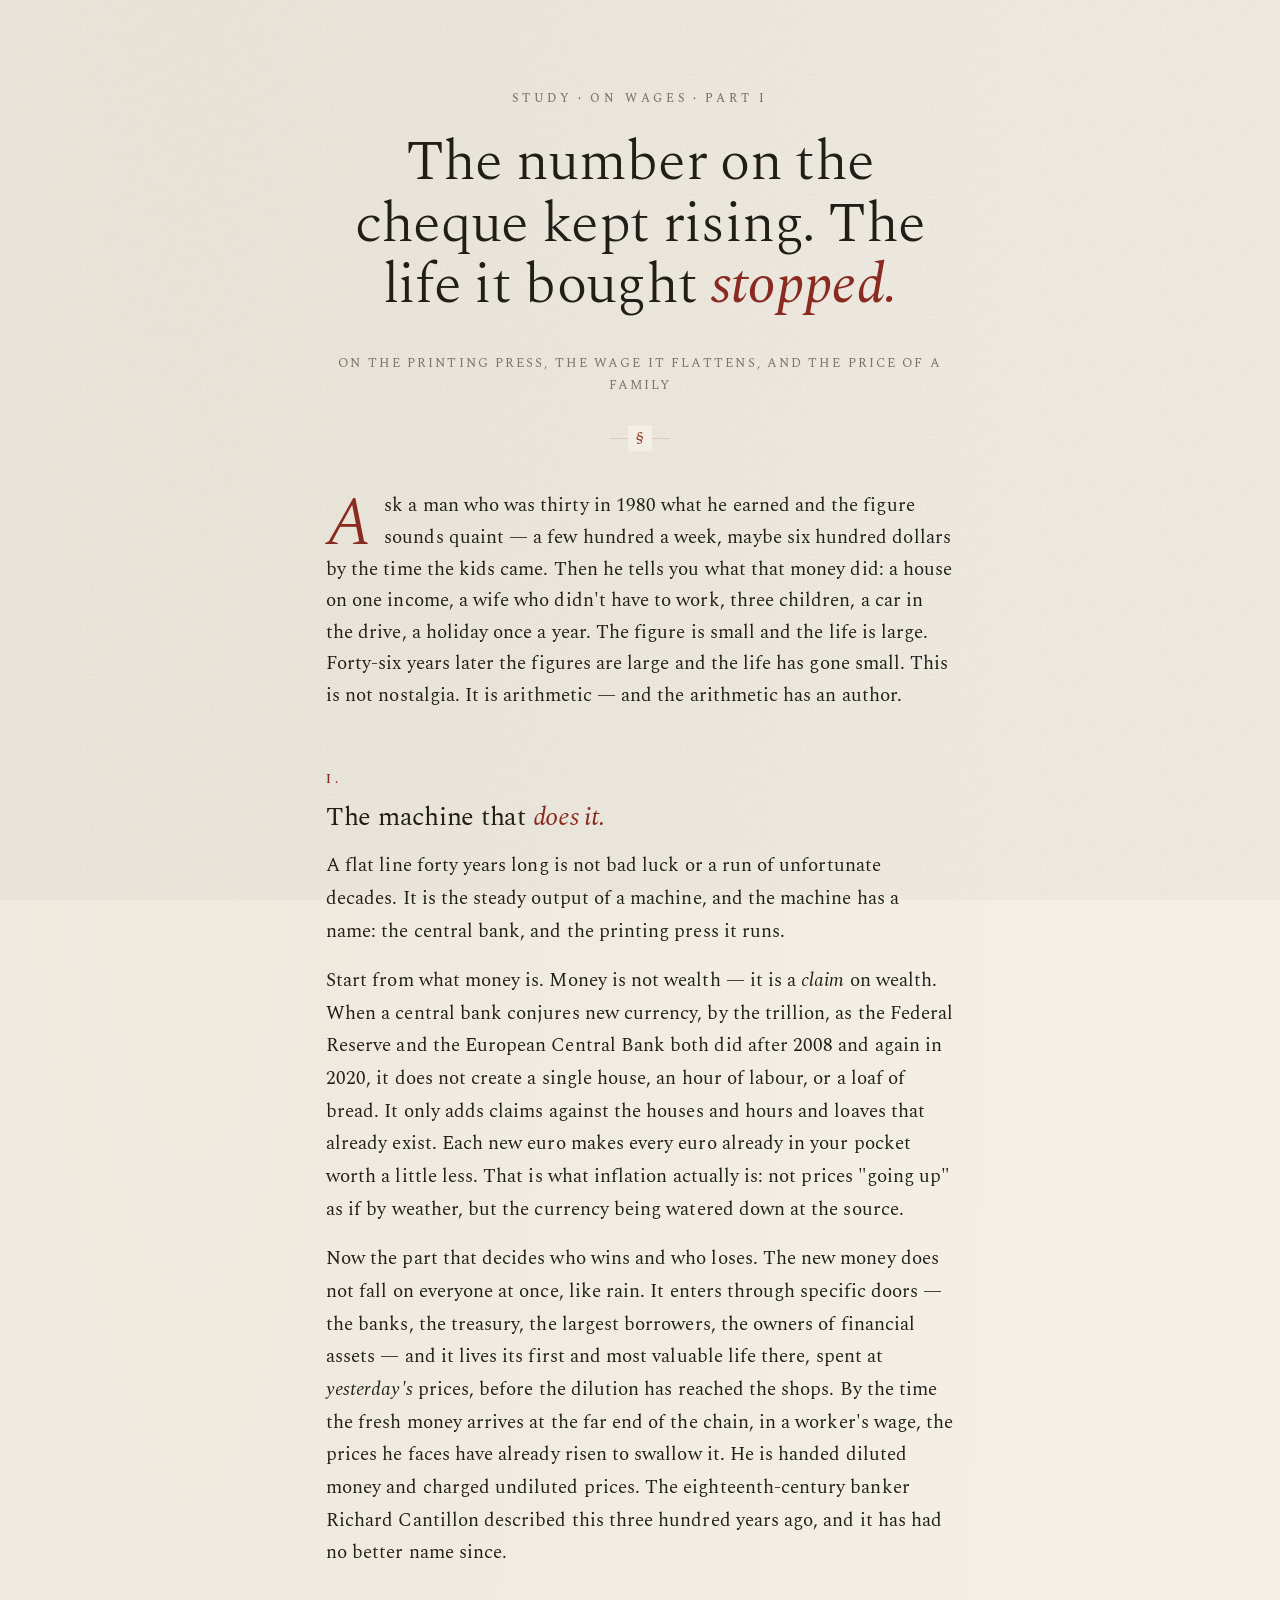
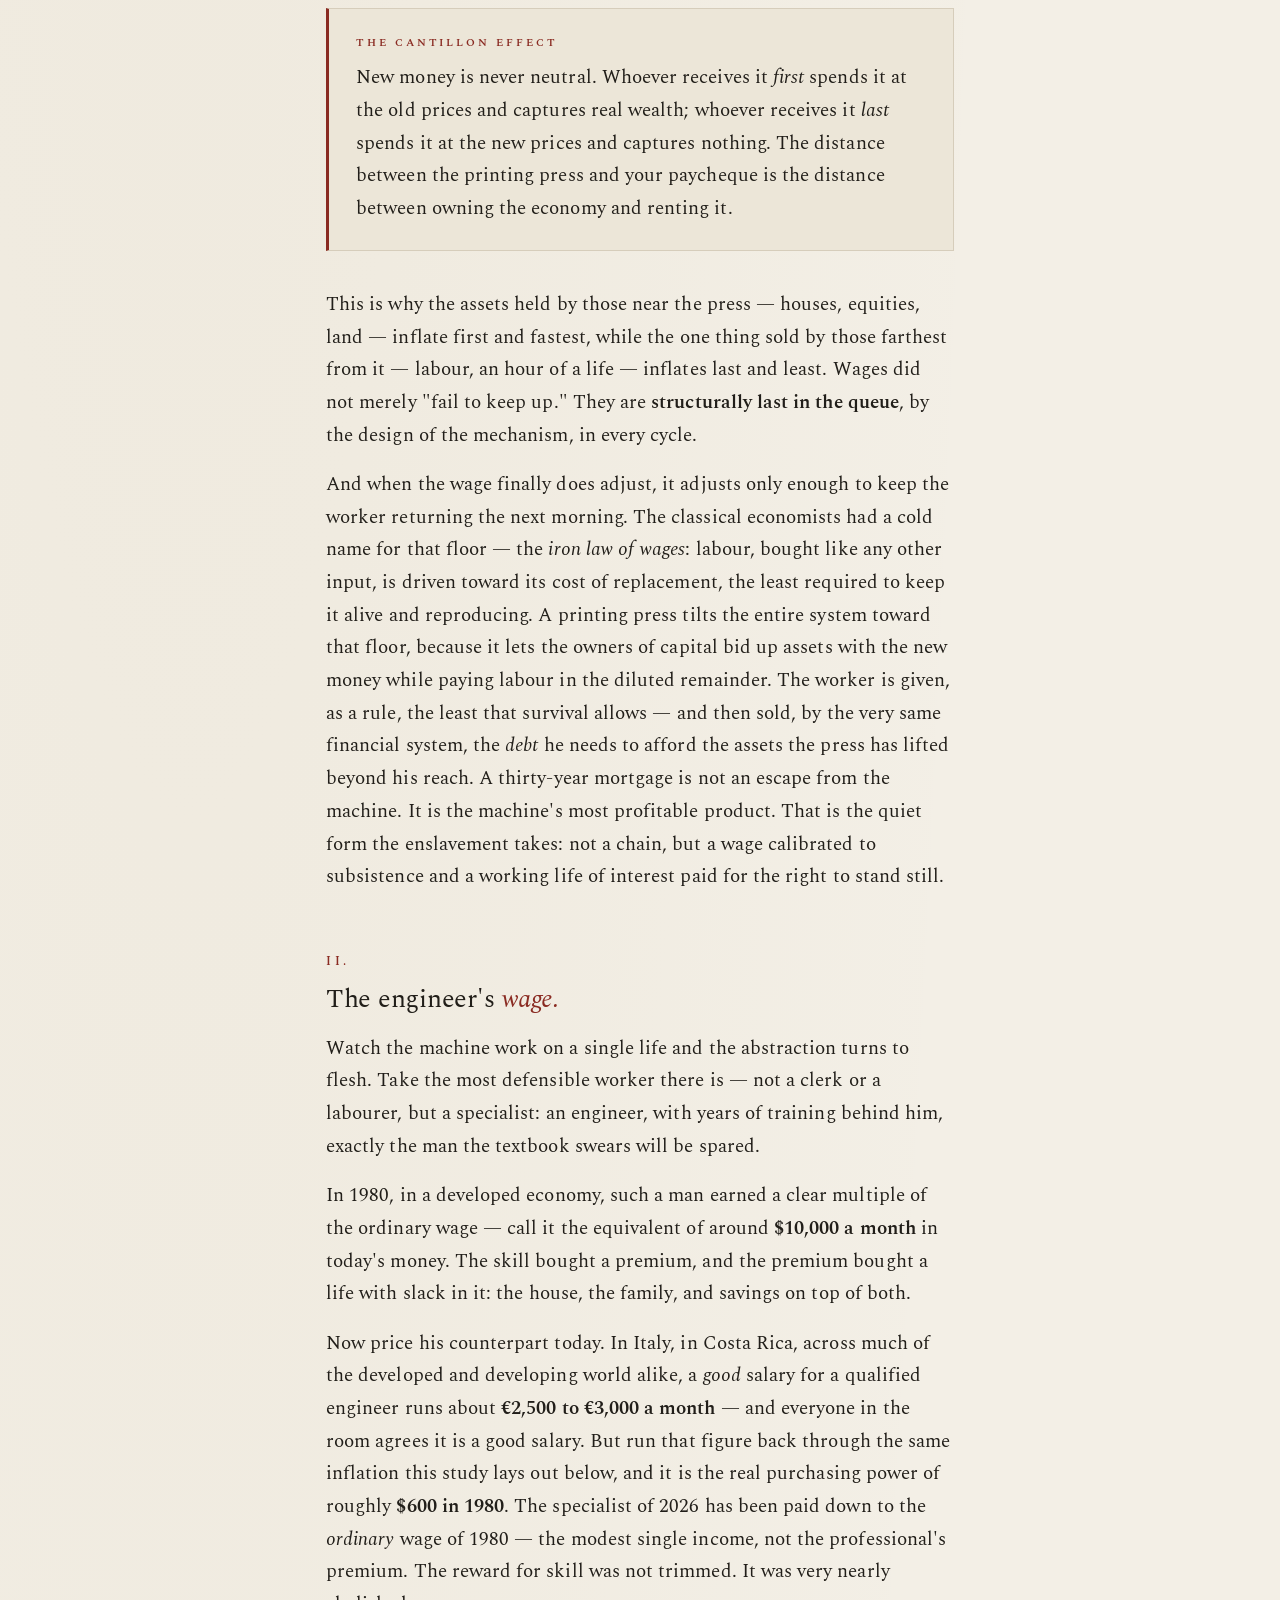
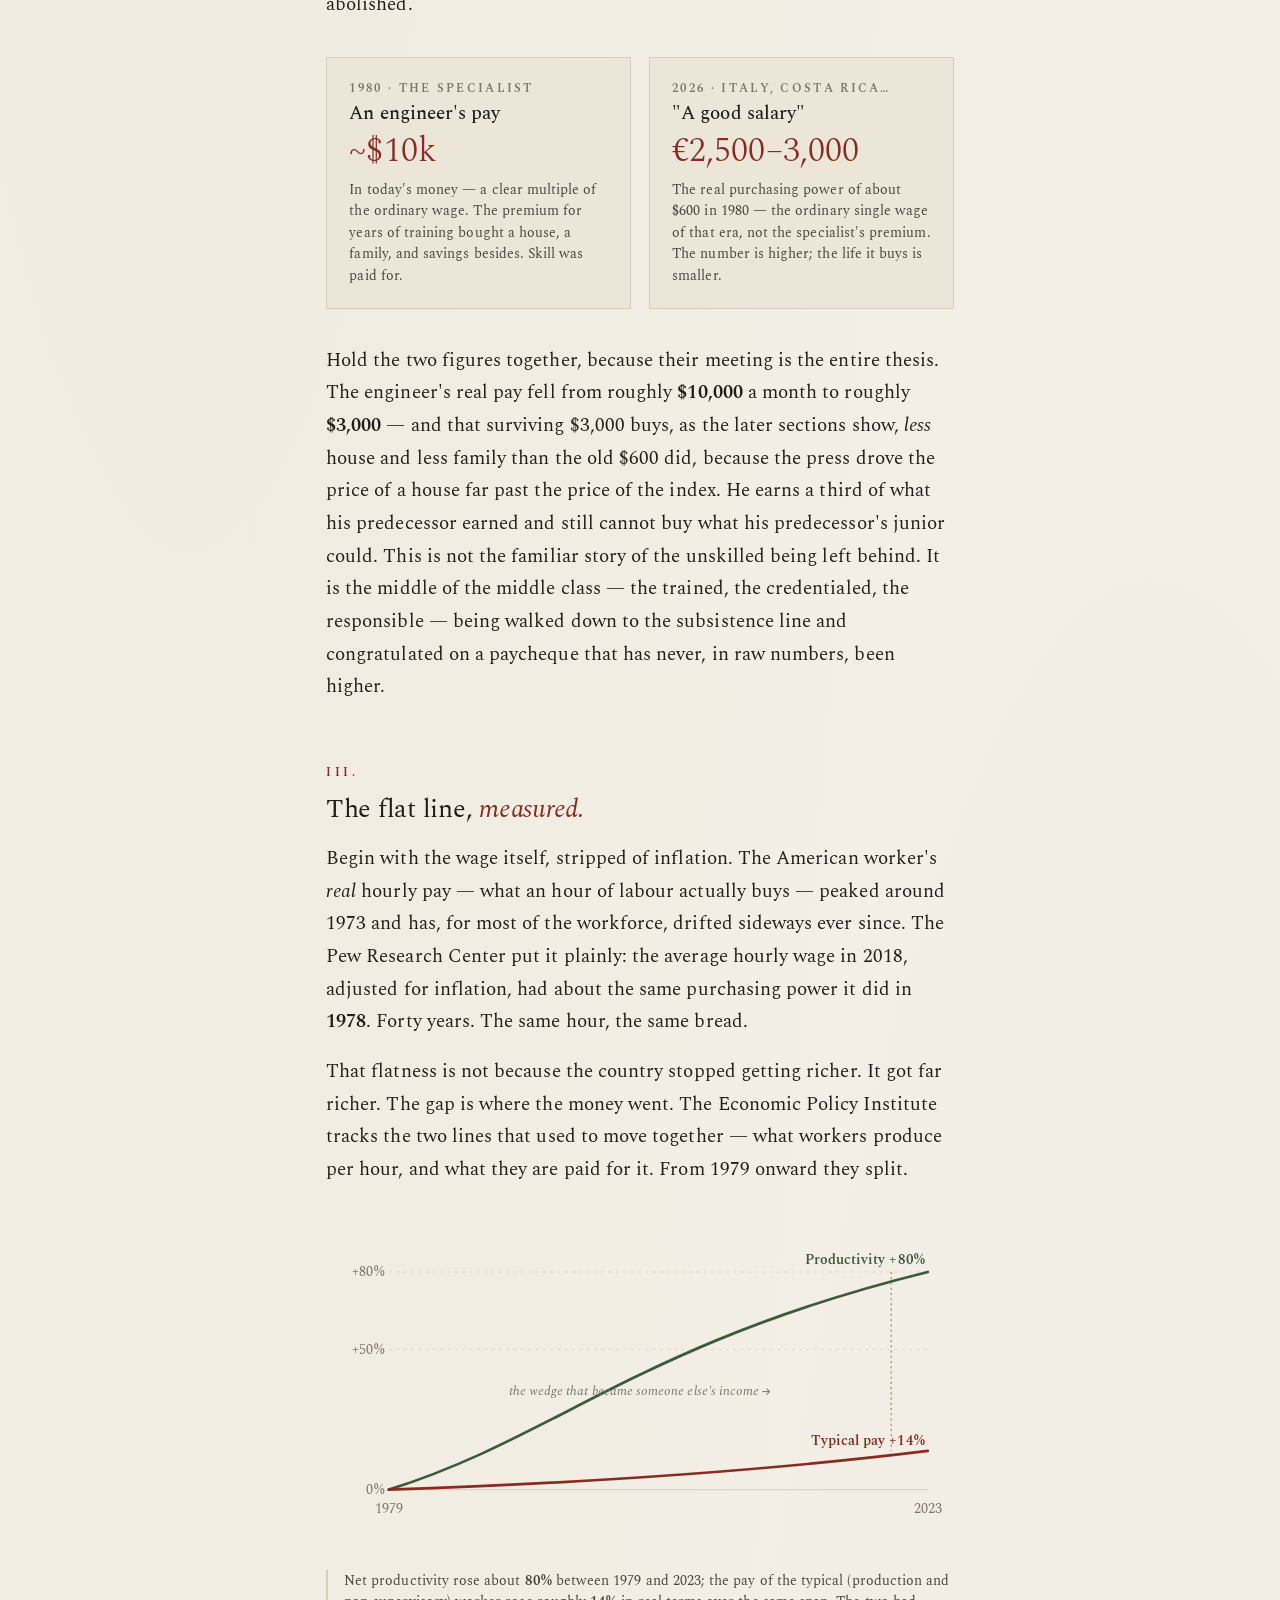
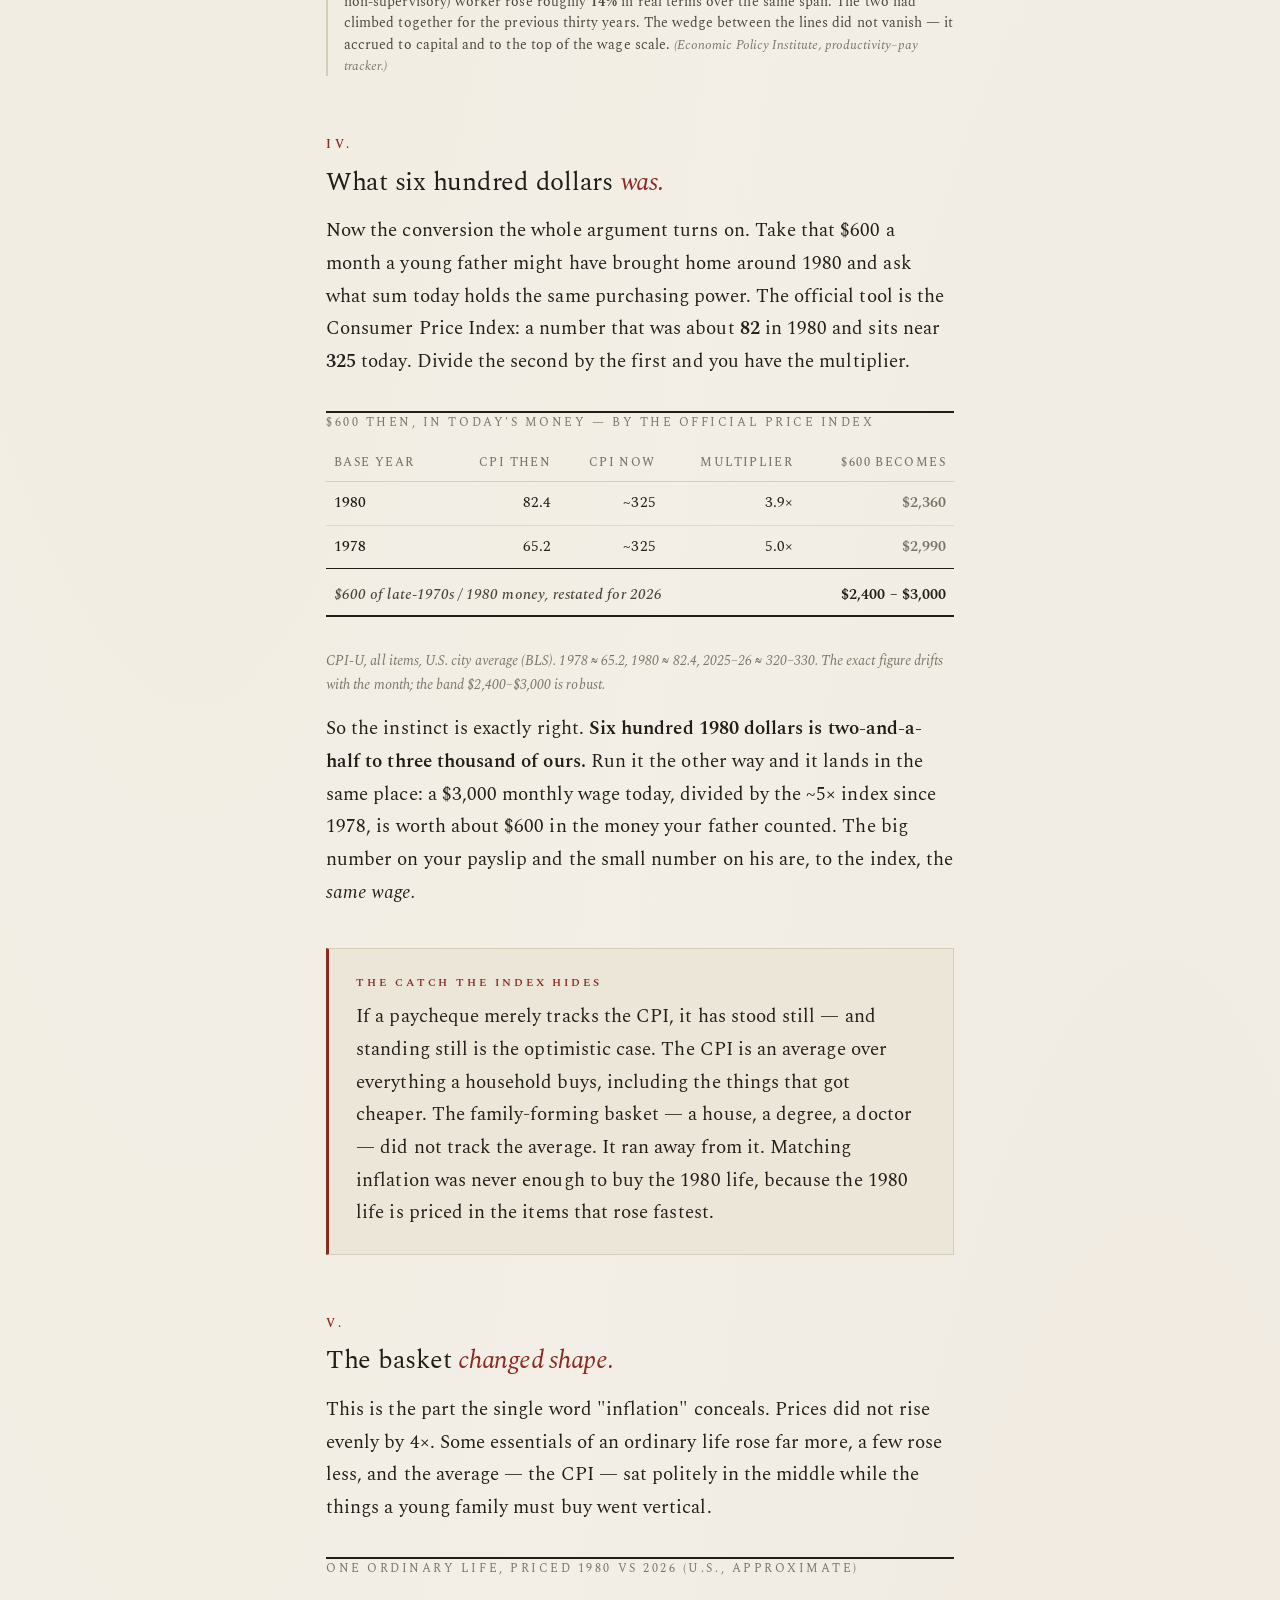
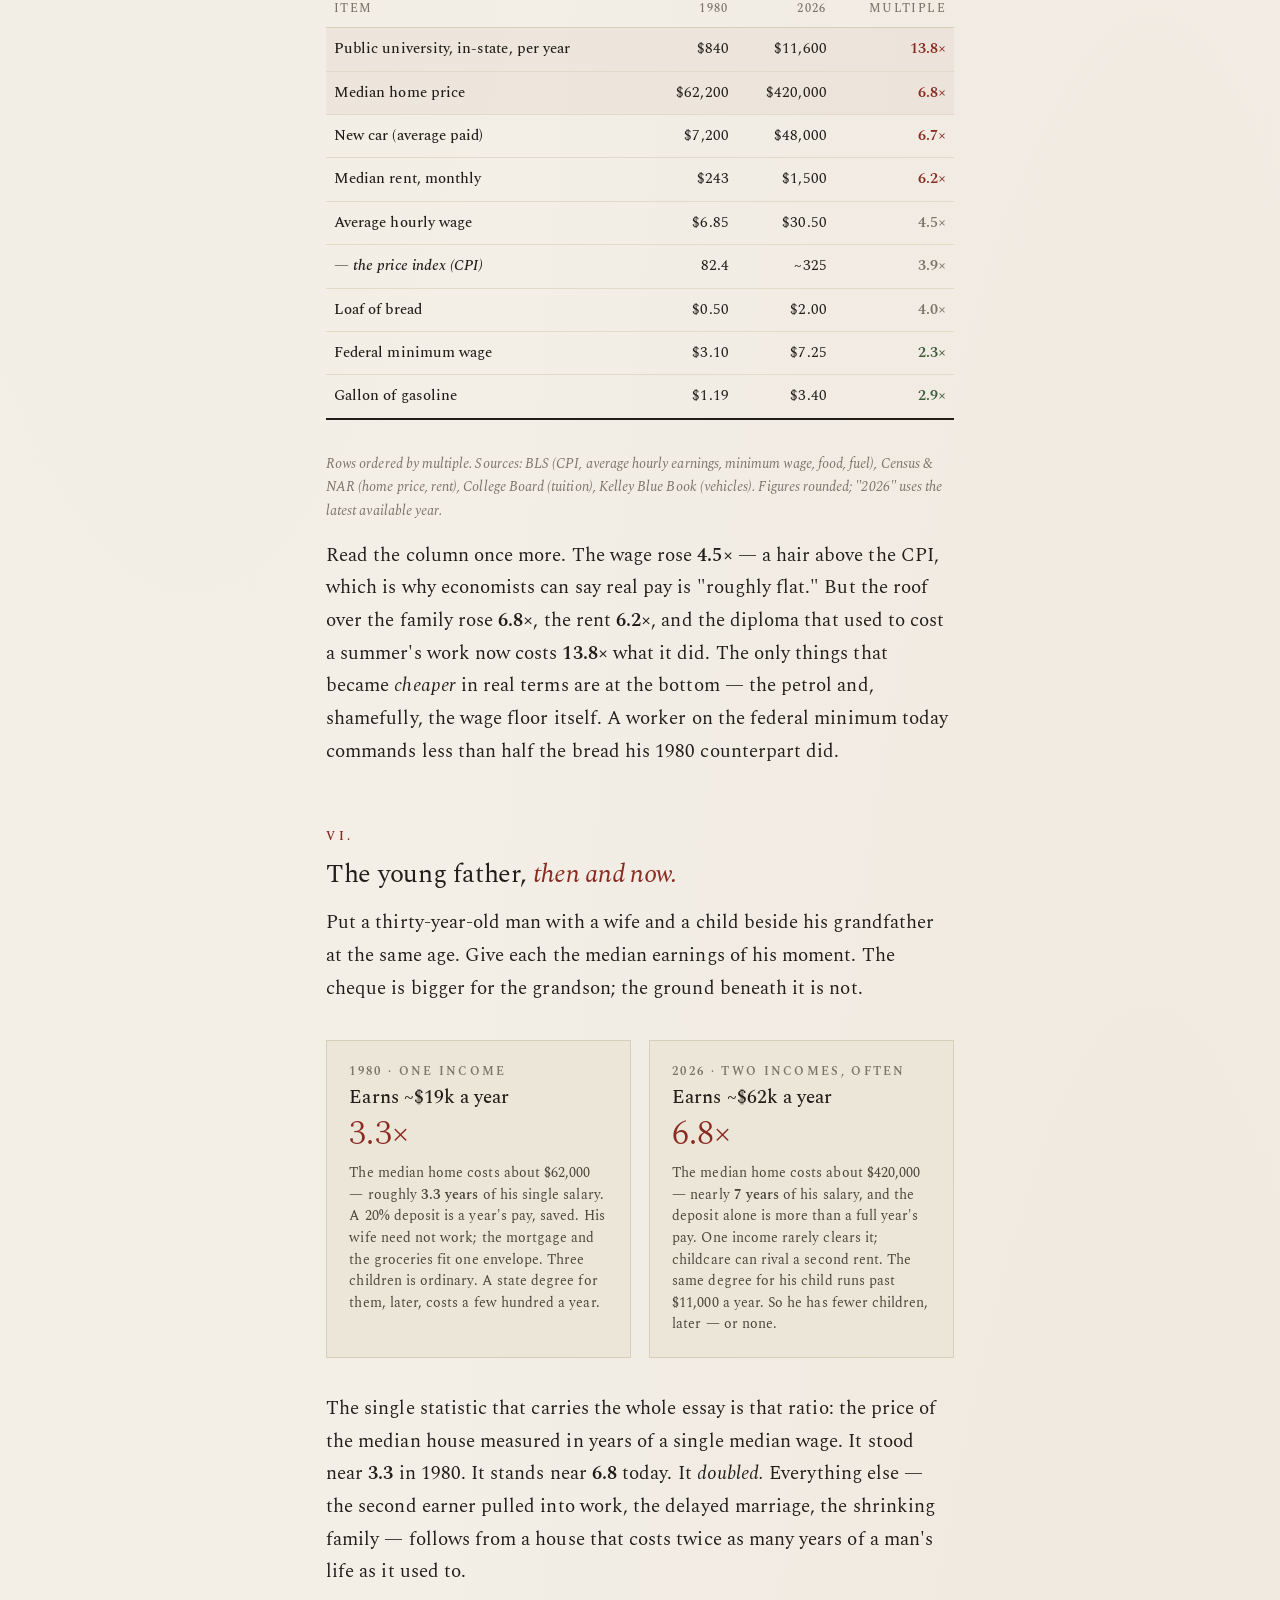
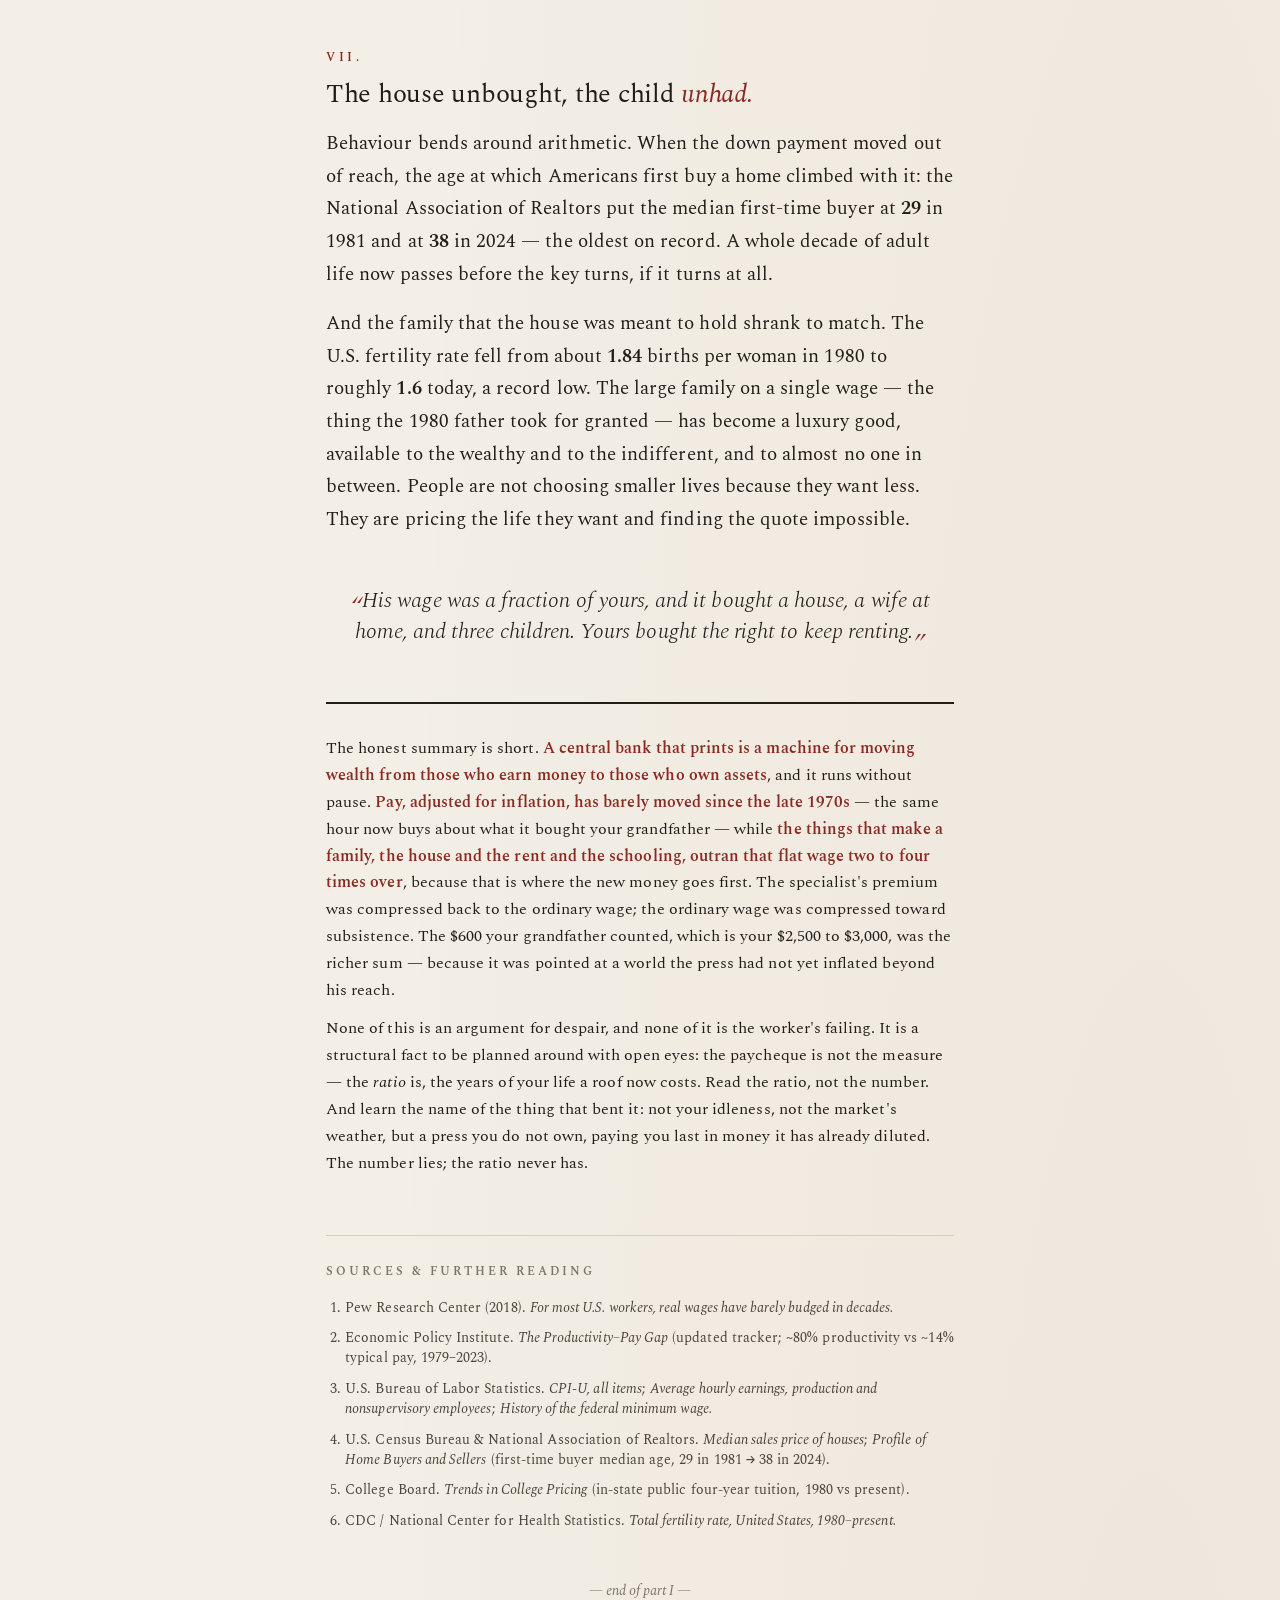
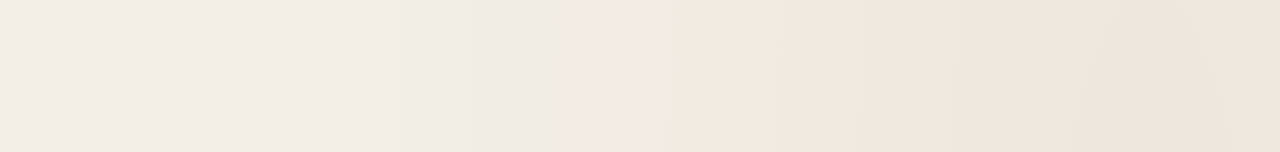
<file: studies/macro/wages/six-hundred-dollars.html>
<!DOCTYPE html>
<html lang="en">
<head>
<meta charset="UTF-8">
<meta name="viewport" content="width=device-width,initial-scale=1">
<title>Six Hundred Dollars</title>
<link rel="preconnect" href="https://fonts.googleapis.com">
<link rel="preconnect" href="https://fonts.gstatic.com" crossorigin>
<link href="https://fonts.googleapis.com/css2?family=Spectral:ital,wght@0,300;0,400;0,500;0,600;0,700;1,300;1,400;1,500;1,600&display=swap" rel="stylesheet">
<style>
  :root{
    --paper:#f3efe6;
    --paper-2:#ece6d8;
    --ink:#211e19;
    --ink-soft:#4a443b;
    --ink-faint:#7c7468;
    --rule:#d6cdbb;
    --rule-soft:#e2dac9;
    --accent:#8a2b22;       /* oxblood — the colour of the loss */
    --accent-soft:#b5453a;
    --gain:#3d5a3a;         /* muted laurel green — the recovery */
    --gold:#9c7c3a;
    --maxw:680px;
  }
  *{box-sizing:border-box}
  html{-webkit-text-size-adjust:100%}
  body{
    margin:0;
    background:
      radial-gradient(ellipse at 15% -10%, rgba(156,124,58,0.06), transparent 55%),
      radial-gradient(ellipse at 90% 120%, rgba(138,43,34,0.05), transparent 50%),
      var(--paper);
    color:var(--ink);
    font-family:'Spectral',Georgia,serif;
    font-weight:400;
    font-size:19px;
    line-height:1.72;
    letter-spacing:0.003em;
    text-rendering:optimizeLegibility;
    -webkit-font-smoothing:antialiased;
  }
  /* faint paper grain */
  body::before{
    content:"";position:fixed;inset:0;pointer-events:none;z-index:0;opacity:0.4;
    background-image:url("data:image/svg+xml,%3Csvg xmlns='http://www.w3.org/2000/svg' width='120' height='120'%3E%3Cfilter id='n'%3E%3CfeTurbulence type='fractalNoise' baseFrequency='0.85' numOctaves='2' stitchTiles='stitch'/%3E%3CfeColorMatrix type='saturate' values='0'/%3E%3C/filter%3E%3Crect width='120' height='120' filter='url(%23n)' opacity='0.5'/%3E%3C/svg%3E");
    mix-blend-mode:multiply;
  }
  .wrap{position:relative;z-index:1;max-width:var(--maxw);margin:0 auto;padding:0 26px 8rem}

  /* ── masthead ── */
  header.top{padding:5.5rem 0 0;text-align:center}
  .kicker{
    font-size:0.74rem;letter-spacing:0.32em;text-transform:uppercase;
    color:var(--ink-faint);font-weight:500;
  }
  .kicker .dot{color:var(--accent);padding:0 0.45em}
  h1{
    font-weight:300;font-size:clamp(2.3rem,7vw,3.55rem);line-height:1.08;
    letter-spacing:-0.012em;margin:1.5rem 0 0;
  }
  h1 em{font-style:italic;color:var(--accent);font-weight:400}
  .byline{
    margin-top:2.2rem;font-size:0.82rem;letter-spacing:0.16em;text-transform:uppercase;
    color:var(--ink-faint);
  }
  .rule-orn{
    width:60px;height:1px;background:var(--rule);margin:2.6rem auto 0;position:relative;
  }
  .rule-orn::after{
    content:"§";position:absolute;left:50%;top:50%;transform:translate(-50%,-52%);
    background:var(--paper);padding:0 0.5rem;color:var(--accent);font-size:0.95rem;
  }

  /* ── lede ── */
  .lede{margin-top:3.2rem;font-size:1.16rem;line-height:1.7}
  .lede::first-letter{
    float:left;font-size:4.4rem;line-height:0.78;font-weight:300;
    padding:0.32rem 0.7rem 0 0;color:var(--accent);font-style:italic;
  }

  /* ── sections ── */
  section{margin-top:3.6rem}
  .num{
    font-size:0.78rem;letter-spacing:0.3em;color:var(--accent);font-weight:600;
    display:block;margin-bottom:0.7rem;
  }
  h2{
    font-weight:400;font-size:1.62rem;line-height:1.2;letter-spacing:-0.01em;
    margin:0 0 1.1rem;
  }
  h2 em{font-style:italic;color:var(--accent)}
  p{margin:0 0 1.25rem}
  p+p{margin-top:-0.2rem}
  strong{font-weight:600}
  em{font-style:italic}
  a{color:var(--accent);text-decoration:none;border-bottom:1px solid var(--rule)}
  a:hover{border-color:var(--accent)}
  .src{color:var(--ink-faint);font-style:italic;font-size:0.94em}

  /* ── data table ── */
  .ledger{
    margin:2rem 0;border-top:2px solid var(--ink);border-bottom:2px solid var(--ink);
    font-variant-numeric:tabular-nums;
  }
  .ledger table{width:100%;border-collapse:collapse;font-size:0.96rem}
  .ledger caption{
    caption-side:top;text-align:left;font-size:0.72rem;letter-spacing:0.22em;
    text-transform:uppercase;color:var(--ink-faint);padding:0 0 0.7rem;
  }
  .ledger th{
    text-align:right;font-weight:500;font-size:0.72rem;letter-spacing:0.12em;
    text-transform:uppercase;color:var(--ink-faint);padding:0.55rem 0.5rem;
    border-bottom:1px solid var(--rule);
  }
  .ledger th:first-child{text-align:left}
  .ledger td{padding:0.5rem 0.5rem;text-align:right;border-bottom:1px solid var(--rule-soft)}
  .ledger td:first-child{text-align:left;font-weight:500}
  .ledger tr:last-child td{border-bottom:none}
  .ledger .loss{color:var(--accent);font-weight:600}
  .ledger .gain{color:var(--gain);font-weight:600}
  .ledger .flat{color:var(--ink-faint);font-weight:600}
  .ledger tr.heavy td{background:rgba(138,43,34,0.045)}
  .ledger tfoot td{
    border-top:1.5px solid var(--ink);border-bottom:none;
    padding-top:0.6rem;font-size:0.92rem;
  }
  .ledger tfoot tr:first-child td{padding-top:0.8rem}
  .ledger tfoot .flbl{text-align:left;font-weight:500;color:var(--ink-soft);font-style:italic}
  .ledger tfoot .fval{font-weight:600;font-variant-numeric:tabular-nums}
  .tnote{font-size:0.86rem;color:var(--ink-faint);margin-top:0.7rem;font-style:italic}

  /* ── figure / svg ── */
  figure{margin:2.6rem 0;text-align:center}
  figure svg{max-width:100%;height:auto}
  figcaption{
    font-size:0.86rem;color:var(--ink-soft);line-height:1.55;margin-top:1rem;
    text-align:left;border-left:2px solid var(--rule);padding-left:1rem;
  }

  /* ── callout ── */
  .callout{
    margin:2.4rem 0;padding:1.5rem 1.7rem;background:var(--paper-2);
    border:1px solid var(--rule);border-left:3px solid var(--accent);
  }
  .callout .lbl{
    font-size:0.7rem;letter-spacing:0.26em;text-transform:uppercase;
    color:var(--accent);font-weight:600;display:block;margin-bottom:0.6rem;
  }
  .callout p:last-child{margin-bottom:0}

  /* ── card grid ── */
  .cards{display:grid;grid-template-columns:1fr 1fr;gap:1.1rem;margin:2.2rem 0}
  .card{
    background:var(--paper-2);border:1px solid var(--rule);padding:1.3rem 1.4rem;
    position:relative;
  }
  .card .yr{
    font-size:0.72rem;letter-spacing:0.2em;text-transform:uppercase;
    color:var(--ink-faint);font-weight:600;
  }
  .card h3{font-weight:500;font-size:1.18rem;margin:0.3rem 0 0.55rem;line-height:1.2}
  .card .big{
    font-size:2.1rem;font-weight:300;color:var(--accent);line-height:1;
    margin:0.2rem 0 0.7rem;font-variant-numeric:tabular-nums;
  }
  .card p{font-size:0.9rem;line-height:1.5;color:var(--ink-soft);margin:0}

  /* ── pullquote ── */
  blockquote{
    margin:3rem 0;padding:0;border:none;text-align:center;
    font-size:1.4rem;font-weight:300;font-style:italic;line-height:1.4;
    color:var(--ink);
  }
  blockquote::before{content:"“";color:var(--accent);font-size:1.3em;line-height:0;vertical-align:-0.35em}
  blockquote::after{content:"”";color:var(--accent);font-size:1.3em;line-height:0;vertical-align:-0.55em}

  /* ── closing summary ── */
  .coda{
    margin:3.4rem 0 0;padding:2rem 0 0;border-top:2px solid var(--ink);
  }
  .coda p{font-size:1.02rem;line-height:1.65;margin-bottom:0.9rem}
  .coda p strong{color:var(--accent)}

  /* ── references ── */
  .refs{margin-top:3.6rem;border-top:1px solid var(--rule);padding-top:1.6rem}
  .refs h4{
    font-size:0.72rem;letter-spacing:0.26em;text-transform:uppercase;
    color:var(--ink-faint);font-weight:600;margin:0 0 1rem;
  }
  .refs ol{margin:0;padding-left:1.2rem;font-size:0.86rem;line-height:1.5;color:var(--ink-soft)}
  .refs li{margin-bottom:0.6rem}
  .refs em{font-style:italic}

  .end{text-align:center;margin-top:3rem;color:var(--ink-faint);font-style:italic;font-size:0.9rem}

  @media (max-width:560px){
    body{font-size:18px}
    .cards{grid-template-columns:1fr}
    .ledger table{font-size:0.88rem}
    .ledger th,.ledger td{padding:0.45rem 0.3rem}
  }
</style>
</head>
<body>
<div class="wrap">

  <header class="top">
    <div class="kicker">Study<span class="dot">·</span>on wages<span class="dot">·</span>part I</div>
    <h1>The number on the cheque kept rising. The life it bought <em>stopped.</em></h1>
    <div class="byline">On the printing press, the wage it flattens, and the price of a family</div>
    <div class="rule-orn"></div>
  </header>

  <p class="lede">Ask a man who was thirty in 1980 what he earned and the figure sounds quaint — a few hundred a week, maybe six hundred dollars by the time the kids came. Then he tells you what that money did: a house on one income, a wife who didn't have to work, three children, a car in the drive, a holiday once a year. The figure is small and the life is large. Forty-six years later the figures are large and the life has gone small. This is not nostalgia. It is arithmetic — and the arithmetic has an author.</p>

  <section>
    <span class="num">I.</span>
    <h2>The machine that <em>does it.</em></h2>
    <p>A flat line forty years long is not bad luck or a run of unfortunate decades. It is the steady output of a machine, and the machine has a name: the central bank, and the printing press it runs.</p>
    <p>Start from what money is. Money is not wealth — it is a <em>claim</em> on wealth. When a central bank conjures new currency, by the trillion, as the Federal Reserve and the European Central Bank both did after 2008 and again in 2020, it does not create a single house, an hour of labour, or a loaf of bread. It only adds claims against the houses and hours and loaves that already exist. Each new euro makes every euro already in your pocket worth a little less. That is what inflation actually is: not prices "going up" as if by weather, but the currency being watered down at the source.</p>
    <p>Now the part that decides who wins and who loses. The new money does not fall on everyone at once, like rain. It enters through specific doors — the banks, the treasury, the largest borrowers, the owners of financial assets — and it lives its first and most valuable life there, spent at <em>yesterday's</em> prices, before the dilution has reached the shops. By the time the fresh money arrives at the far end of the chain, in a worker's wage, the prices he faces have already risen to swallow it. He is handed diluted money and charged undiluted prices. The eighteenth-century banker Richard Cantillon described this three hundred years ago, and it has had no better name since.</p>

    <div class="callout">
      <span class="lbl">The Cantillon effect</span>
      <p>New money is never neutral. Whoever receives it <em>first</em> spends it at the old prices and captures real wealth; whoever receives it <em>last</em> spends it at the new prices and captures nothing. The distance between the printing press and your paycheque is the distance between owning the economy and renting it.</p>
    </div>

    <p>This is why the assets held by those near the press — houses, equities, land — inflate first and fastest, while the one thing sold by those farthest from it — labour, an hour of a life — inflates last and least. Wages did not merely "fail to keep up." They are <strong>structurally last in the queue</strong>, by the design of the mechanism, in every cycle.</p>
    <p>And when the wage finally does adjust, it adjusts only enough to keep the worker returning the next morning. The classical economists had a cold name for that floor — the <em>iron law of wages</em>: labour, bought like any other input, is driven toward its cost of replacement, the least required to keep it alive and reproducing. A printing press tilts the entire system toward that floor, because it lets the owners of capital bid up assets with the new money while paying labour in the diluted remainder. The worker is given, as a rule, the least that survival allows — and then sold, by the very same financial system, the <em>debt</em> he needs to afford the assets the press has lifted beyond his reach. A thirty-year mortgage is not an escape from the machine. It is the machine's most profitable product. That is the quiet form the enslavement takes: not a chain, but a wage calibrated to subsistence and a working life of interest paid for the right to stand still.</p>
  </section>

  <section>
    <span class="num">II.</span>
    <h2>The engineer's <em>wage.</em></h2>
    <p>Watch the machine work on a single life and the abstraction turns to flesh. Take the most defensible worker there is — not a clerk or a labourer, but a specialist: an engineer, with years of training behind him, exactly the man the textbook swears will be spared.</p>
    <p>In 1980, in a developed economy, such a man earned a clear multiple of the ordinary wage — call it the equivalent of around <strong>$10,000 a month</strong> in today's money. The skill bought a premium, and the premium bought a life with slack in it: the house, the family, and savings on top of both.</p>
    <p>Now price his counterpart today. In Italy, in Costa Rica, across much of the developed and developing world alike, a <em>good</em> salary for a qualified engineer runs about <strong>€2,500 to €3,000 a month</strong> — and everyone in the room agrees it is a good salary. But run that figure back through the same inflation this study lays out below, and it is the real purchasing power of roughly <strong>$600 in 1980</strong>. The specialist of 2026 has been paid down to the <em>ordinary</em> wage of 1980 — the modest single income, not the professional's premium. The reward for skill was not trimmed. It was very nearly abolished.</p>

    <div class="cards">
      <div class="card">
        <div class="yr">1980 · the specialist</div>
        <h3>An engineer's pay</h3>
        <div class="big">~$10k</div>
        <p>In today's money — a clear multiple of the ordinary wage. The premium for years of training bought a house, a family, and savings besides. Skill was paid for.</p>
      </div>
      <div class="card">
        <div class="yr">2026 · Italy, Costa Rica…</div>
        <h3>"A good salary"</h3>
        <div class="big">€2,500–3,000</div>
        <p>The real purchasing power of about $600 in 1980 — the ordinary single wage of that era, not the specialist's premium. The number is higher; the life it buys is smaller.</p>
      </div>
    </div>

    <p>Hold the two figures together, because their meeting is the entire thesis. The engineer's real pay fell from roughly <strong>$10,000</strong> a month to roughly <strong>$3,000</strong> — and that surviving $3,000 buys, as the later sections show, <em>less</em> house and less family than the old $600 did, because the press drove the price of a house far past the price of the index. He earns a third of what his predecessor earned and still cannot buy what his predecessor's junior could. This is not the familiar story of the unskilled being left behind. It is the middle of the middle class — the trained, the credentialed, the responsible — being walked down to the subsistence line and congratulated on a paycheque that has never, in raw numbers, been higher.</p>
  </section>

  <section>
    <span class="num">III.</span>
    <h2>The flat line, <em>measured.</em></h2>
    <p>Begin with the wage itself, stripped of inflation. The American worker's <em>real</em> hourly pay — what an hour of labour actually buys — peaked around 1973 and has, for most of the workforce, drifted sideways ever since. The Pew Research Center put it plainly: the average hourly wage in 2018, adjusted for inflation, had about the same purchasing power it did in <strong>1978</strong>. Forty years. The same hour, the same bread.</p>
    <p>That flatness is not because the country stopped getting richer. It got far richer. The gap is where the money went. The Economic Policy Institute tracks the two lines that used to move together — what workers produce per hour, and what they are paid for it. From 1979 onward they split.</p>

    <figure>
      <svg viewBox="0 0 600 300" xmlns="http://www.w3.org/2000/svg" role="img" aria-label="Productivity versus typical worker pay, 1979 to 2023">
        <defs>
          <style>
            .axt{font-family:'Spectral',serif;font-size:13px;fill:#7c7468}
            .hdr{font-family:'Spectral',serif;font-size:12px;letter-spacing:0.14em;fill:#7c7468}
            .lbl{font-family:'Spectral',serif;font-size:13px;font-weight:600}
            .lblit{font-family:'Spectral',serif;font-size:12px;font-style:italic;fill:#7c7468}
          </style>
        </defs>
        <!-- baseline 0% -->
        <line x1="60" y1="250" x2="575" y2="250" stroke="#d6cdbb" stroke-width="1"/>
        <text x="56" y="254" text-anchor="end" class="axt">0%</text>
        <text x="56" y="120" text-anchor="end" class="axt">+50%</text>
        <line x1="60" y1="116" x2="575" y2="116" stroke="#e2dac9" stroke-width="1" stroke-dasharray="3 4"/>
        <text x="56" y="46" text-anchor="end" class="axt">+80%</text>
        <line x1="60" y1="42" x2="575" y2="42" stroke="#e2dac9" stroke-width="1" stroke-dasharray="3 4"/>
        <!-- x labels -->
        <text x="60" y="272" text-anchor="middle" class="axt">1979</text>
        <text x="575" y="272" text-anchor="middle" class="axt">2023</text>
        <!-- productivity line, to +80% -->
        <path d="M 60 250 C 220 200, 300 110, 575 42" fill="none" stroke="#3d5a3a" stroke-width="2.6" stroke-linecap="round"/>
        <text x="572" y="34" text-anchor="end" class="lbl" fill="#3d5a3a">Productivity  +80%</text>
        <!-- typical pay line, to ~+14% -->
        <path d="M 60 250 C 240 244, 420 232, 575 213" fill="none" stroke="#8a2b22" stroke-width="2.6" stroke-linecap="round"/>
        <text x="572" y="207" text-anchor="end" class="lbl" fill="#8a2b22">Typical pay  +14%</text>
        <!-- the gap brace -->
        <line x1="540" y1="42" x2="540" y2="213" stroke="#9c7c3a" stroke-width="1" stroke-dasharray="2 3"/>
        <text x="300" y="160" text-anchor="middle" class="lblit">the wedge that became someone else's income →</text>
      </svg>
      <figcaption>Net productivity rose about <strong>80%</strong> between 1979 and 2023; the pay of the typical (production and non-supervisory) worker rose roughly <strong>14%</strong> in real terms over the same span. The two had climbed together for the previous thirty years. The wedge between the lines did not vanish — it accrued to capital and to the top of the wage scale. <span class="src">(Economic Policy Institute, productivity–pay tracker.)</span></figcaption>
    </figure>
  </section>

  <section>
    <span class="num">IV.</span>
    <h2>What six hundred dollars <em>was.</em></h2>
    <p>Now the conversion the whole argument turns on. Take that $600 a month a young father might have brought home around 1980 and ask what sum today holds the same purchasing power. The official tool is the Consumer Price Index: a number that was about <strong>82</strong> in 1980 and sits near <strong>325</strong> today. Divide the second by the first and you have the multiplier.</p>

    <div class="ledger">
      <table>
        <caption>$600 then, in today's money — by the official price index</caption>
        <thead>
          <tr><th>Base year</th><th>CPI then</th><th>CPI now</th><th>Multiplier</th><th>$600 becomes</th></tr>
        </thead>
        <tbody>
          <tr><td>1980</td><td>82.4</td><td>~325</td><td>3.9×</td><td class="flat">$2,360</td></tr>
          <tr><td>1978</td><td>65.2</td><td>~325</td><td>5.0×</td><td class="flat">$2,990</td></tr>
        </tbody>
        <tfoot>
          <tr><td class="flbl" colspan="4">$600 of late-1970s / 1980 money, restated for 2026</td><td class="fval">$2,400 – $3,000</td></tr>
        </tfoot>
      </table>
    </div>
    <p class="tnote">CPI-U, all items, U.S. city average (BLS). 1978 ≈ 65.2, 1980 ≈ 82.4, 2025–26 ≈ 320–330. The exact figure drifts with the month; the band $2,400–$3,000 is robust.</p>

    <p>So the instinct is exactly right. <strong>Six hundred 1980 dollars is two-and-a-half to three thousand of ours.</strong> Run it the other way and it lands in the same place: a $3,000 monthly wage today, divided by the ~5× index since 1978, is worth about $600 in the money your father counted. The big number on your payslip and the small number on his are, to the index, the <em>same wage.</em></p>

    <div class="callout">
      <span class="lbl">The catch the index hides</span>
      <p>If a paycheque merely tracks the CPI, it has stood still — and standing still is the optimistic case. The CPI is an average over everything a household buys, including the things that got cheaper. The family-forming basket — a house, a degree, a doctor — did not track the average. It ran away from it. Matching inflation was never enough to buy the 1980 life, because the 1980 life is priced in the items that rose fastest.</p>
    </div>
  </section>

  <section>
    <span class="num">V.</span>
    <h2>The basket <em>changed shape.</em></h2>
    <p>This is the part the single word "inflation" conceals. Prices did not rise evenly by 4×. Some essentials of an ordinary life rose far more, a few rose less, and the average — the CPI — sat politely in the middle while the things a young family must buy went vertical.</p>

    <div class="ledger">
      <table>
        <caption>One ordinary life, priced 1980 vs 2026 (U.S., approximate)</caption>
        <thead>
          <tr><th>Item</th><th>1980</th><th>2026</th><th>Multiple</th></tr>
        </thead>
        <tbody>
          <tr class="heavy"><td>Public university, in-state, per year</td><td>$840</td><td>$11,600</td><td class="loss">13.8×</td></tr>
          <tr class="heavy"><td>Median home price</td><td>$62,200</td><td>$420,000</td><td class="loss">6.8×</td></tr>
          <tr><td>New car (average paid)</td><td>$7,200</td><td>$48,000</td><td class="loss">6.7×</td></tr>
          <tr><td>Median rent, monthly</td><td>$243</td><td>$1,500</td><td class="loss">6.2×</td></tr>
          <tr><td>Average hourly wage</td><td>$6.85</td><td>$30.50</td><td class="flat">4.5×</td></tr>
          <tr><td><em>— the price index (CPI)</em></td><td>82.4</td><td>~325</td><td class="flat">3.9×</td></tr>
          <tr><td>Loaf of bread</td><td>$0.50</td><td>$2.00</td><td class="flat">4.0×</td></tr>
          <tr><td>Federal minimum wage</td><td>$3.10</td><td>$7.25</td><td class="gain">2.3×</td></tr>
          <tr><td>Gallon of gasoline</td><td>$1.19</td><td>$3.40</td><td class="gain">2.9×</td></tr>
        </tbody>
      </table>
    </div>
    <p class="tnote">Rows ordered by multiple. Sources: BLS (CPI, average hourly earnings, minimum wage, food, fuel), Census &amp; NAR (home price, rent), College Board (tuition), Kelley Blue Book (vehicles). Figures rounded; "2026" uses the latest available year.</p>

    <p>Read the column once more. The wage rose <strong>4.5×</strong> — a hair above the CPI, which is why economists can say real pay is "roughly flat." But the roof over the family rose <strong>6.8×</strong>, the rent <strong>6.2×</strong>, and the diploma that used to cost a summer's work now costs <strong>13.8×</strong> what it did. The only things that became <em>cheaper</em> in real terms are at the bottom — the petrol and, shamefully, the wage floor itself. A worker on the federal minimum today commands less than half the bread his 1980 counterpart did.</p>
  </section>

  <section>
    <span class="num">VI.</span>
    <h2>The young father, <em>then and now.</em></h2>
    <p>Put a thirty-year-old man with a wife and a child beside his grandfather at the same age. Give each the median earnings of his moment. The cheque is bigger for the grandson; the ground beneath it is not.</p>

    <div class="cards">
      <div class="card">
        <div class="yr">1980 · one income</div>
        <h3>Earns ~$19k a year</h3>
        <div class="big">3.3×</div>
        <p>The median home costs about $62,000 — roughly <strong>3.3 years</strong> of his single salary. A 20% deposit is a year's pay, saved. His wife need not work; the mortgage and the groceries fit one envelope. Three children is ordinary. A state degree for them, later, costs a few hundred a year.</p>
      </div>
      <div class="card">
        <div class="yr">2026 · two incomes, often</div>
        <h3>Earns ~$62k a year</h3>
        <div class="big">6.8×</div>
        <p>The median home costs about $420,000 — nearly <strong>7 years</strong> of his salary, and the deposit alone is more than a full year's pay. One income rarely clears it; childcare can rival a second rent. The same degree for his child runs past $11,000 a year. So he has fewer children, later — or none.</p>
      </div>
    </div>

    <p>The single statistic that carries the whole essay is that ratio: the price of the median house measured in years of a single median wage. It stood near <strong>3.3</strong> in 1980. It stands near <strong>6.8</strong> today. It <em>doubled.</em> Everything else — the second earner pulled into work, the delayed marriage, the shrinking family — follows from a house that costs twice as many years of a man's life as it used to.</p>
  </section>

  <section>
    <span class="num">VII.</span>
    <h2>The house unbought, the child <em>unhad.</em></h2>
    <p>Behaviour bends around arithmetic. When the down payment moved out of reach, the age at which Americans first buy a home climbed with it: the National Association of Realtors put the median first-time buyer at <strong>29</strong> in 1981 and at <strong>38</strong> in 2024 — the oldest on record. A whole decade of adult life now passes before the key turns, if it turns at all.</p>
    <p>And the family that the house was meant to hold shrank to match. The U.S. fertility rate fell from about <strong>1.84</strong> births per woman in 1980 to roughly <strong>1.6</strong> today, a record low. The large family on a single wage — the thing the 1980 father took for granted — has become a luxury good, available to the wealthy and to the indifferent, and to almost no one in between. People are not choosing smaller lives because they want less. They are pricing the life they want and finding the quote impossible.</p>

    <blockquote>His wage was a fraction of yours, and it bought a house, a wife at home, and three children. Yours bought the right to keep renting.</blockquote>
  </section>

  <div class="coda">
    <p>The honest summary is short. <strong>A central bank that prints is a machine for moving wealth from those who earn money to those who own assets</strong>, and it runs without pause. <strong>Pay, adjusted for inflation, has barely moved since the late 1970s</strong> — the same hour now buys about what it bought your grandfather — while <strong>the things that make a family, the house and the rent and the schooling, outran that flat wage two to four times over</strong>, because that is where the new money goes first. The specialist's premium was compressed back to the ordinary wage; the ordinary wage was compressed toward subsistence. The $600 your grandfather counted, which is your $2,500 to $3,000, was the richer sum — because it was pointed at a world the press had not yet inflated beyond his reach.</p>
    <p>None of this is an argument for despair, and none of it is the worker's failing. It is a structural fact to be planned around with open eyes: the paycheque is not the measure — the <em>ratio</em> is, the years of your life a roof now costs. Read the ratio, not the number. And learn the name of the thing that bent it: not your idleness, not the market's weather, but a press you do not own, paying you last in money it has already diluted. The number lies; the ratio never has.</p>
  </div>

  <div class="refs">
    <h4>Sources &amp; further reading</h4>
    <ol>
      <li>Pew Research Center (2018). <em>For most U.S. workers, real wages have barely budged in decades.</em></li>
      <li>Economic Policy Institute. <em>The Productivity–Pay Gap</em> (updated tracker; ~80% productivity vs ~14% typical pay, 1979–2023).</li>
      <li>U.S. Bureau of Labor Statistics. <em>CPI-U, all items</em>; <em>Average hourly earnings, production and nonsupervisory employees</em>; <em>History of the federal minimum wage.</em></li>
      <li>U.S. Census Bureau &amp; National Association of Realtors. <em>Median sales price of houses</em>; <em>Profile of Home Buyers and Sellers</em> (first-time buyer median age, 29 in 1981 → 38 in 2024).</li>
      <li>College Board. <em>Trends in College Pricing</em> (in-state public four-year tuition, 1980 vs present).</li>
      <li>CDC / National Center for Health Statistics. <em>Total fertility rate, United States, 1980–present.</em></li>
    </ol>
  </div>

  <p class="end">— end of part I —</p>

</div>
</body>
</html>
</file>
